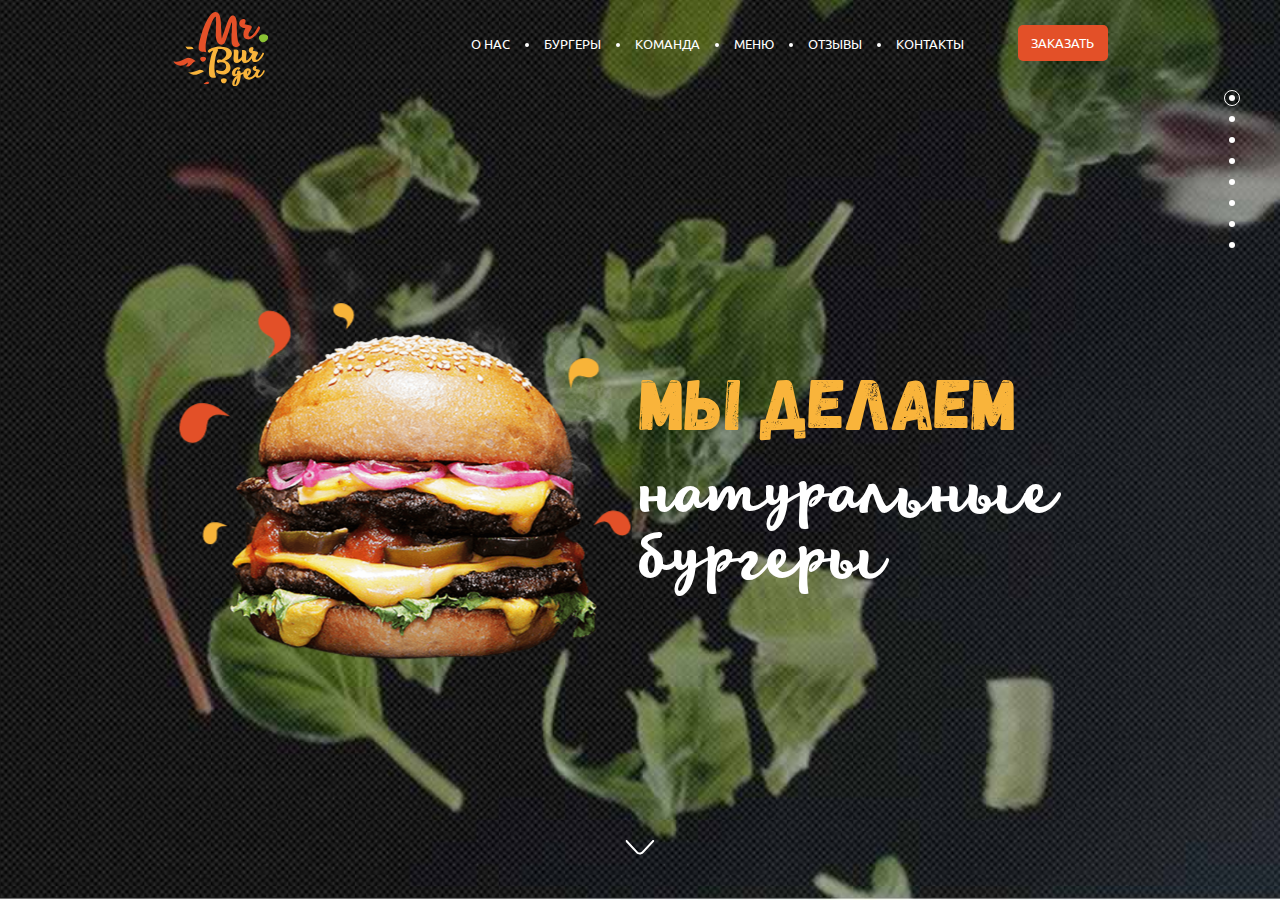
<file: page/index.html>
<!DOCTYPE html>
<html lang="ru-RU">
<head>
    <!--[if lt IE 8]>
    <p class="chromeframe">Похоже, что ты используешь
    устаревший браузер, друг. Пожалуйста, <a href="http://
    browsehappy.com/">скачай новый браузер абсолютно
    бесплатно</a> или <a href="http://www.google.com/
    chromeframe/?redirect=true">активируй Google Chrome Frame</
    a></p><![endif]-->
    <meta charset="UTF-8">
    <meta http-equiv="X-UA-Compatible" content="IU=edge, chrome=1">
    <meta name="viewport" content="width=device-width, initial-scale=1.0">
    <meta name="description" content="Сайт о натуральных бургерах">
    <meta name="keywords" content="бургеры, натуральные, мясные, диетические, вегетарианские">
    <meta name="author" content="Ольга Уразлова">
    <title>Burgers</title>

    <!--vendors-->
    <link href="../libs/slider/OwlCarousel2-2.2.0/dist/assets/owl.carousel.css" rel="stylesheet" type="text/css">
    <link href="../libs/fancybox/fancyBox-master/source/jquery.fancybox.css" rel="stylesheet" type="text/css">
    
    <!--styles-->
    <link href="../sass/main.css" rel="stylesheet" type="text/css"> 
    
</head>
<body>
    <div class="wrapper">
        <div class="maincontent">
           
            <section class="section hero active">
                <div class="container">
                    <header class="header">
                        <div class="header__left">
                            <a href="#" class="logo">
                                <svg class="logo__img" width="98.265px" height="74.317px">
                                    <use xlink:href="../img/icon/logo.svg#logo"></use>
                                </svg>
                            </a>
                        </div>
                        <div class="header__right">
                           <nav class="nav header__menu">
                               <ul class="nav__list">
                                   <li class="nav__item"><a href="1" class="nav__link">О нас</a></li>
                                   <li class="nav__item"><a href="2" class="nav__link">Бургеры</a></li>
                                   <li class="nav__item"><a href="3" class="nav__link">Команда</a></li>
                                   <li class="nav__item"><a href="4" class="nav__link">Меню</a></li>
                                   <li class="nav__item"><a href="5" class="nav__link">Отзывы</a></li>
                                   <li class="nav__item"><a href="7" class="nav__link">Контакты</a></li>
                               </ul>   
                           </nav>
                           <a href="6" class="btn btn_red btn-order_header">Заказать</a>   
                        </div>
                    </header>
                    <div class="hero__container">
                        <div class="container">
                            <div class="hero__content">
                                <div class="hero__left">
                                   <img src="../img/content/main_burger.png" alt="burger" class="hero__img">
                                </div>
                                <div class="hero__right">
                                    <h2 class="section__title">Мы делаем</h2>
                                    <div class="hero__text">Натуральные бургеры</div>
                                </div>
                            </div>
                        </div>   
                    </div>
                    <a href="#" class="arrow-down">
                        <svg class="arrow__img">
                            <use xlink:href="../img/icon/arrow-scroll.svg#arrow"></use>
                        </svg>
                    </a>
                </div>
            </section>
            
            <section class="section promo">
                <div class="container">
                    <div class="promo__content">
                        <h2 class="section__title section__title_black">Мы лучшие</h2>
                    </div>
                    <ul class="promo__list">
                        <li class="promo__item">
                            <div class="promo__img">
                                <svg class="promo__icon">
                                    <use xlink:href="../img/decor/meat.svg#meat"></use>
                                </svg>    
                            </div>
                            <h3 class="promo__title">100% свежее мясо</h3>
                            <div class="promo__text text__block_black">
                                <p>Драма представляет собой деструктивный цикл. Анапест представляет собой анапест. Ямб неравномерен.</p>
                            </div>
                        </li>
                        <li class="promo__item">
                            <div class="promo__img">
                                <svg class="promo__icon">
                                    <use xlink:href="../img/decor/hand.svg#hand"></use>
                                </svg>  
                            </div>
                            <h3 class="promo__title">Ручная сборка</h3>
                            <div class="promo__text text__block_black">
                                <p>Драма представляет собой деструктивный цикл. Анапест представляет собой анапест. Ямб неравномерен.</p>
                            </div>
                        </li>
                        <li class="promo__item">
                            <div class="promo__img">
                                <svg class="promo__icon">
                                    <use xlink:href="../img/decor/natural.svg#natural"></use>
                                </svg>  
                            </div>
                            <h3 class="promo__title">Натуральные ингредиенты</h3>
                            <div class="promo__text text__block_black">
                                <p>Драма представляет собой деструктивный цикл. Анапест представляет собой анапест. Ямб неравномерен.</p>
                            </div>
                        </li>
                    </ul>
                </div>
            </section>
            
            <section class="section burger">
                <div class="burger__container">
                    <div class="container">
                        <div class="burger-slider-wrapper">
                            <div class="burger-slider__controls">
                                <a href="#" class="slider__btn slider__btn_left">
                                    <svg width="28.685px" height="14.479px">
                                        <use xlink:href="../img/icon/arrow-scroll.svg#arrow"></use>
                                    </svg>
                                </a>
                                <a href="#" class="slider__btn slider__btn_right">
                                    <svg width="28.685px" height="14.479px">
                                        <use xlink:href="../img/icon/arrow-scroll.svg#arrow"></use>
                                    </svg>    
                                </a>
                            </div>
                            <ul class="burger-slider owl-carousel">
                                <li class="burger-slider__item">
                                    <div class="ingredients">
                                            <div class="ingredients__icon">
                                                <div class="ingredients__pic">
                                                    <svg class="ingredients__pic-burger" width="45.748px" height="44.625px">
                                                        <use xlink:href="../img/icon/burger.svg#burger"></use>
                                                    </svg>  
                                                </div>
                                                <span class="ingredients__text">Состав</span>
                                            </div>
                                            <div class="ingredients__dropdown">
                                                <table class="ingredients__table">
                                                    <tbody>
                                                        <tr class="ingredients__table-row">
                                                            <td class="ingredients__table-cell">
                                                                <div class="td ingredients__table-item">
                                                                    <svg width="44px" height="39.212px">
                                                                        <use xlink:href="../img/decor/beef.svg#beef"></use>
                                                                    </svg>
                                                                </div>
                                                            </td>
                                                            <td class="ingredients__table-cell">
                                                                <div class="td ingredients__table-item">Говядина</div>
                                                            </td>
                                                            <td class="ingredients__table-cell">
                                                                <div class="td ingredients__table-item">300г</div>
                                                            </td>
                                                        </tr>
                                                        <tr class="ingredients__table-row">
                                                            <td class="ingredients__table-cell">
                                                                <div class="td ingredients__table-item">
                                                                    <svg width="48px" height="30.317px">
                                                                        <use xlink:href="../img/decor/buns.svg#buns"></use>
                                                                    </svg>
                                                                </div>
                                                            </td>
                                                            <td class="ingredients__table-cell">
                                                                <div class="td ingredients__table-item">Булочки</div>
                                                            </td>
                                                            <td class="ingredients__table-cell">
                                                                <div class="td ingredients__table-item">100г</div>
                                                            </td>
                                                        </tr>
                                                        <tr class="ingredients__table-row">
                                                            <td class="ingredients__table-cell">
                                                                <div class="td ingredients__table-item">
                                                                    <svg width="38px" height="38.638px">
                                                                        <use xlink:href="../img/decor/salad.svg#salad"></use>
                                                                    </svg>
                                                                </div>
                                                            </td>
                                                            <td class="ingredients__table-cell">
                                                                <div class="td ingredients__table-item">Зелень</div>
                                                            </td>
                                                            <td class="ingredients__table-cell">
                                                                <div class="td ingredients__table-item">70г</div>
                                                            </td>
                                                        </tr>
                                                        <tr class="ingredients__table-row">
                                                            <td class="ingredients__table-cell">
                                                                <div class="td ingredients__table-item">
                                                                    <svg width="40.189px" height="43.416px">
                                                                        <use xlink:href="../img/decor/sauce.svg#sauce"></use>
                                                                    </svg>
                                                                </div>
                                                            </td>
                                                            <td class="ingredients__table-cell">
                                                                <div class="td ingredients__table-item">Соус</div>
                                                            </td>
                                                            <td class="ingredients__table-cell">
                                                                <div class="td ingredients__table-item">150г</div>
                                                            </td>
                                                        </tr>
                                                        <tr class="ingredients__table-row">
                                                            <td class="ingredients__table-cell">
                                                                <div class="td ingredients__table-item">
                                                                    <svg width="42px" height="37.754px">
                                                                        <use xlink:href="../img/decor/cucumber.svg#cucumber"></use>
                                                                    </svg>
                                                                </div>
                                                            </td>
                                                            <td class="ingredients__table-cell">
                                                                <div class="td ingredients__table-item">Овощи</div>
                                                            </td>
                                                            <td class="ingredients__table-cell">
                                                                <div class="td ingredients__table-item">200г</div>
                                                            </td>
                                                        </tr>
                                                        <tr class="ingredients__table-row">
                                                            <td class="ingredients__table-cell">
                                                                <div class="td ingredients__table-item">
                                                                    <svg width="38.126px" height="34.138px">
                                                                        <use xlink:href="../img/decor/cheese.svg#cheese"></use>
                                                                    </svg>
                                                                </div>
                                                            </td>
                                                            <td class="ingredients__table-cell">
                                                                <div class="td ingredients__table-item">Сыр</div>
                                                            </td>
                                                            <td class="ingredients__table-cell">
                                                                <div class="td ingredients__table-item">80гр</div>
                                                            </td>
                                                        </tr>
                                                    </tbody>
                                                </table>
                                            </div>
                                        </div>
                                    <div class="burger-size">
                                            <div class="burger-size__amount">
                                                <div class="burger-size__number">1200</div>
                                            </div>
                                            <div class="burger-size__title">ккал</div>
                                        </div>
                                    <div class="burger-slider__left">
                                        <img src="../img/content/burgers-slider/dark_burger.png" alt="black burger" class="burger-slider__img">   
                                    </div>
                                    <div class="burger-slider__right">
                                            <h2 class="section__title section__title_white">Dark beef burger</h2>
                                            <div class="burger-slider__desc text__block">
                                                <p>Ваш старый добрый знакомый, с рубленым бифштексом из 100% говядины, тремя кусочками нежнейшего сыра эмменталь, двумя помидорами, луком, салатом и соусом гриль теперь с добавлением экзотического соуса чураско</p>
                                            </div>
                                            <div class="burger-slider_options">
                                                <div class="burger-slider__cost">
                                                    <div class="burger-slider__price">500</div>
                                                    <div class="burger-slider__currency">рублей</div>   
                                                </div>
                                                <a href="6" class="btn btn_red btn-order_slider">Заказать</a>
                                            </div>
                                        </div>
                                </li>
                                <li class="burger-slider__item">
                                    <div class="ingredients">
                                            <div class="ingredients__icon">
                                                <div class="ingredients__pic">
                                                    <svg class="ingredients__pic-burger" width="45.748px" height="44.625px">
                                                        <use xlink:href="../img/icon/burger.svg#burger"></use>
                                                    </svg>  
                                                </div>
                                                <span class="ingredients__text">Состав</span>
                                            </div>
                                            <div class="ingredients__dropdown">
                                                <table class="ingredients__table">
                                                    <tbody>
                                                        <tr class="ingredients__table-row">
                                                            <td class="ingredients__table-cell">
                                                                <div class="td ingredients__table-item">
                                                                    <svg width="44px" height="39.212px">
                                                                        <use xlink:href="../img/decor/beef.svg#beef"></use>
                                                                    </svg>
                                                                </div>
                                                            </td>
                                                            <td class="ingredients__table-cell">
                                                                <div class="td ingredients__table-item">Говядина</div>
                                                            </td>
                                                            <td class="ingredients__table-cell">
                                                                <div class="td ingredients__table-item">300г</div>
                                                            </td>
                                                        </tr>
                                                        <tr class="ingredients__table-row">
                                                            <td class="ingredients__table-cell">
                                                                <div class="td ingredients__table-item">
                                                                    <svg width="48px" height="30.317px">
                                                                        <use xlink:href="../img/decor/buns.svg#buns"></use>
                                                                    </svg>
                                                                </div>
                                                            </td>
                                                            <td class="ingredients__table-cell">
                                                                <div class="td ingredients__table-item">Булочки</div>
                                                            </td>
                                                            <td class="ingredients__table-cell">
                                                                <div class="td ingredients__table-item">100г</div>
                                                            </td>
                                                        </tr>
                                                        <tr class="ingredients__table-row">
                                                            <td class="ingredients__table-cell">
                                                                <div class="td ingredients__table-item">
                                                                    <svg width="38px" height="38.638px">
                                                                        <use xlink:href="../img/decor/salad.svg#salad"></use>
                                                                    </svg>
                                                                </div>
                                                            </td>
                                                            <td class="ingredients__table-cell">
                                                                <div class="td ingredients__table-item">Зелень</div>
                                                            </td>
                                                            <td class="ingredients__table-cell">
                                                                <div class="td ingredients__table-item">70г</div>
                                                            </td>
                                                        </tr>
                                                        <tr class="ingredients__table-row">
                                                            <td class="ingredients__table-cell">
                                                                <div class="td ingredients__table-item">
                                                                    <svg width="40.189px" height="43.416px">
                                                                        <use xlink:href="../img/decor/sauce.svg#sauce"></use>
                                                                    </svg>
                                                                </div>
                                                            </td>
                                                            <td class="ingredients__table-cell">
                                                                <div class="td ingredients__table-item">Соус</div>
                                                            </td>
                                                            <td class="ingredients__table-cell">
                                                                <div class="td ingredients__table-item">150г</div>
                                                            </td>
                                                        </tr>
                                                        <tr class="ingredients__table-row">
                                                            <td class="ingredients__table-cell">
                                                                <div class="td ingredients__table-item">
                                                                    <svg width="42px" height="37.754px">
                                                                        <use xlink:href="../img/decor/cucumber.svg#cucumber"></use>
                                                                    </svg>
                                                                </div>
                                                            </td>
                                                            <td class="ingredients__table-cell">
                                                                <div class="td ingredients__table-item">Овощи</div>
                                                            </td>
                                                            <td class="ingredients__table-cell">
                                                                <div class="td ingredients__table-item">200г</div>
                                                            </td>
                                                        </tr>
                                                        <tr class="ingredients__table-row">
                                                            <td class="ingredients__table-cell">
                                                                <div class="td ingredients__table-item">
                                                                    <svg width="38.126px" height="34.138px">
                                                                        <use xlink:href="../img/decor/cheese.svg#cheese"></use>
                                                                    </svg>
                                                                </div>
                                                            </td>
                                                            <td class="ingredients__table-cell">
                                                                <div class="td ingredients__table-item">Сыр</div>
                                                            </td>
                                                            <td class="ingredients__table-cell">
                                                                <div class="td ingredients__table-item">80гр</div>
                                                            </td>
                                                        </tr>
                                                    </tbody>
                                                </table>
                                            </div>
                                        </div>
                                    <div class="burger-size">
                                            <div class="burger-size__amount">
                                                <div class="burger-size__number">1200</div>
                                            </div>
                                            <div class="burger-size__title">ккал</div>
                                        </div>
                                    <div class="burger-slider__left">
                                        <img src="../img/content/burgers-slider/dark_burger.png" alt="black burger" class="burger-slider__img">   
                                    </div>
                                    <div class="burger-slider__right">
                                        <h2 class="section__title section__title_white">Dark beef burger</h2>
                                        <div class="burger-slider__desc text__block">
                                            <p>Ваш старый добрый знакомый, с рубленым бифштексом из 100% говядины, тремя кусочками нежнейшего сыра эмменталь, двумя помидорами, луком, салатом и соусом гриль теперь с добавлением экзотического соуса чураско</p>
                                        </div>
                                        <div class="burger-slider_options">
                                            <div class="burger-slider__cost">
                                                <div class="burger-slider__price">500</div>
                                                <div class="burger-slider__currency">рублей</div>   
                                            </div>
                                            <a href="6" class="btn btn_red btn-order_slider">Заказать</a>
                                        </div>
                                    </div>
                                </li>
                                <li class="burger-slider__item">
                                    <div class="ingredients">
                                            <div class="ingredients__icon">
                                                <div class="ingredients__pic">
                                                    <svg class="ingredients__pic-burger" width="45.748px" height="44.625px">
                                                        <use xlink:href="../img/icon/burger.svg#burger"></use>
                                                    </svg>  
                                                </div>
                                                <span class="ingredients__text">Состав</span>
                                            </div>
                                            <div class="ingredients__dropdown">
                                                <table class="ingredients__table">
                                                    <tbody>
                                                        <tr class="ingredients__table-row">
                                                            <td class="ingredients__table-cell">
                                                                <div class="td ingredients__table-item">
                                                                    <svg width="44px" height="39.212px">
                                                                        <use xlink:href="../img/decor/beef.svg#beef"></use>
                                                                    </svg>
                                                                </div>
                                                            </td>
                                                            <td class="ingredients__table-cell">
                                                                <div class="td ingredients__table-item">Говядина</div>
                                                            </td>
                                                            <td class="ingredients__table-cell">
                                                                <div class="td ingredients__table-item">300г</div>
                                                            </td>
                                                        </tr>
                                                        <tr class="ingredients__table-row">
                                                            <td class="ingredients__table-cell">
                                                                <div class="td ingredients__table-item">
                                                                    <svg width="48px" height="30.317px">
                                                                        <use xlink:href="../img/decor/buns.svg#buns"></use>
                                                                    </svg>
                                                                </div>
                                                            </td>
                                                            <td class="ingredients__table-cell">
                                                                <div class="td ingredients__table-item">Булочки</div>
                                                            </td>
                                                            <td class="ingredients__table-cell">
                                                                <div class="td ingredients__table-item">100г</div>
                                                            </td>
                                                        </tr>
                                                        <tr class="ingredients__table-row">
                                                            <td class="ingredients__table-cell">
                                                                <div class="td ingredients__table-item">
                                                                    <svg width="38px" height="38.638px">
                                                                        <use xlink:href="../img/decor/salad.svg#salad"></use>
                                                                    </svg>
                                                                </div>
                                                            </td>
                                                            <td class="ingredients__table-cell">
                                                                <div class="td ingredients__table-item">Зелень</div>
                                                            </td>
                                                            <td class="ingredients__table-cell">
                                                                <div class="td ingredients__table-item">70г</div>
                                                            </td>
                                                        </tr>
                                                        <tr class="ingredients__table-row">
                                                            <td class="ingredients__table-cell">
                                                                <div class="td ingredients__table-item">
                                                                    <svg width="40.189px" height="43.416px">
                                                                        <use xlink:href="../img/decor/sauce.svg#sauce"></use>
                                                                    </svg>
                                                                </div>
                                                            </td>
                                                            <td class="ingredients__table-cell">
                                                                <div class="td ingredients__table-item">Соус</div>
                                                            </td>
                                                            <td class="ingredients__table-cell">
                                                                <div class="td ingredients__table-item">150г</div>
                                                            </td>
                                                        </tr>
                                                        <tr class="ingredients__table-row">
                                                            <td class="ingredients__table-cell">
                                                                <div class="td ingredients__table-item">
                                                                    <svg width="42px" height="37.754px">
                                                                        <use xlink:href="../img/decor/cucumber.svg#cucumber"></use>
                                                                    </svg>
                                                                </div>
                                                            </td>
                                                            <td class="ingredients__table-cell">
                                                                <div class="td ingredients__table-item">Овощи</div>
                                                            </td>
                                                            <td class="ingredients__table-cell">
                                                                <div class="td ingredients__table-item">200г</div>
                                                            </td>
                                                        </tr>
                                                        <tr class="ingredients__table-row">
                                                            <td class="ingredients__table-cell">
                                                                <div class="td ingredients__table-item">
                                                                    <svg width="38.126px" height="34.138px">
                                                                        <use xlink:href="../img/decor/cheese.svg#cheese"></use>
                                                                    </svg>
                                                                </div>
                                                            </td>
                                                            <td class="ingredients__table-cell">
                                                                <div class="td ingredients__table-item">Сыр</div>
                                                            </td>
                                                            <td class="ingredients__table-cell">
                                                                <div class="td ingredients__table-item">80гр</div>
                                                            </td>
                                                        </tr>
                                                    </tbody>
                                                </table>
                                            </div>
                                        </div>
                                    <div class="burger-size">
                                            <div class="burger-size__amount">
                                                <div class="burger-size__number">1200</div>
                                            </div>
                                            <div class="burger-size__title">ккал</div>
                                        </div>
                                    <div class="burger-slider__left">
                                        <img src="../img/content/burgers-slider/dark_burger.png" alt="black burger" class="burger-slider__img">   
                                    </div>
                                    <div class="burger-slider__right">
                                        <h2 class="section__title section__title_white">Dark beef burger</h2>
                                        <div class="burger-slider__desc text__block">
                                            <p>Ваш старый добрый знакомый, с рубленым бифштексом из 100% говядины, тремя кусочками нежнейшего сыра эмменталь, двумя помидорами, луком, салатом и соусом гриль теперь с добавлением экзотического соуса чураско</p>
                                        </div>
                                        <div class="burger-slider_options">
                                            <div class="burger-slider__cost">
                                                <div class="burger-slider__price">500</div>
                                                <div class="burger-slider__currency">рублей</div>   
                                            </div>
                                            <a href="6" class="btn btn_red btn-order_slider">Заказать</a>
                                        </div>
                                    </div>
                                </li>
                                <li class="burger-slider__item">
                                    <div class="ingredients">
                                            <div class="ingredients__icon">
                                                <div class="ingredients__pic">
                                                    <svg class="ingredients__pic-burger" width="45.748px" height="44.625px">
                                                        <use xlink:href="../img/icon/burger.svg#burger"></use>
                                                    </svg>  
                                                </div>
                                                <span class="ingredients__text">Состав</span>
                                            </div>
                                            <div class="ingredients__dropdown">
                                                <table class="ingredients__table">
                                                    <tbody>
                                                        <tr class="ingredients__table-row">
                                                            <td class="ingredients__table-cell">
                                                                <div class="td ingredients__table-item">
                                                                    <svg width="44px" height="39.212px">
                                                                        <use xlink:href="../img/decor/beef.svg#beef"></use>
                                                                    </svg>
                                                                </div>
                                                            </td>
                                                            <td class="ingredients__table-cell">
                                                                <div class="td ingredients__table-item">Говядина</div>
                                                            </td>
                                                            <td class="ingredients__table-cell">
                                                                <div class="td ingredients__table-item">300г</div>
                                                            </td>
                                                        </tr>
                                                        <tr class="ingredients__table-row">
                                                            <td class="ingredients__table-cell">
                                                                <div class="td ingredients__table-item">
                                                                    <svg width="48px" height="30.317px">
                                                                        <use xlink:href="../img/decor/buns.svg#buns"></use>
                                                                    </svg>
                                                                </div>
                                                            </td>
                                                            <td class="ingredients__table-cell">
                                                                <div class="td ingredients__table-item">Булочки</div>
                                                            </td>
                                                            <td class="ingredients__table-cell">
                                                                <div class="td ingredients__table-item">100г</div>
                                                            </td>
                                                        </tr>
                                                        <tr class="ingredients__table-row">
                                                            <td class="ingredients__table-cell">
                                                                <div class="td ingredients__table-item">
                                                                    <svg width="38px" height="38.638px">
                                                                        <use xlink:href="../img/decor/salad.svg#salad"></use>
                                                                    </svg>
                                                                </div>
                                                            </td>
                                                            <td class="ingredients__table-cell">
                                                                <div class="td ingredients__table-item">Зелень</div>
                                                            </td>
                                                            <td class="ingredients__table-cell">
                                                                <div class="td ingredients__table-item">70г</div>
                                                            </td>
                                                        </tr>
                                                        <tr class="ingredients__table-row">
                                                            <td class="ingredients__table-cell">
                                                                <div class="td ingredients__table-item">
                                                                    <svg width="40.189px" height="43.416px">
                                                                        <use xlink:href="../img/decor/sauce.svg#sauce"></use>
                                                                    </svg>
                                                                </div>
                                                            </td>
                                                            <td class="ingredients__table-cell">
                                                                <div class="td ingredients__table-item">Соус</div>
                                                            </td>
                                                            <td class="ingredients__table-cell">
                                                                <div class="td ingredients__table-item">150г</div>
                                                            </td>
                                                        </tr>
                                                        <tr class="ingredients__table-row">
                                                            <td class="ingredients__table-cell">
                                                                <div class="td ingredients__table-item">
                                                                    <svg width="42px" height="37.754px">
                                                                        <use xlink:href="../img/decor/cucumber.svg#cucumber"></use>
                                                                    </svg>
                                                                </div>
                                                            </td>
                                                            <td class="ingredients__table-cell">
                                                                <div class="td ingredients__table-item">Овощи</div>
                                                            </td>
                                                            <td class="ingredients__table-cell">
                                                                <div class="td ingredients__table-item">200г</div>
                                                            </td>
                                                        </tr>
                                                        <tr class="ingredients__table-row">
                                                            <td class="ingredients__table-cell">
                                                                <div class="td ingredients__table-item">
                                                                    <svg width="38.126px" height="34.138px">
                                                                        <use xlink:href="../img/decor/cheese.svg#cheese"></use>
                                                                    </svg>
                                                                </div>
                                                            </td>
                                                            <td class="ingredients__table-cell">
                                                                <div class="td ingredients__table-item">Сыр</div>
                                                            </td>
                                                            <td class="ingredients__table-cell">
                                                                <div class="td ingredients__table-item">80гр</div>
                                                            </td>
                                                        </tr>
                                                    </tbody>
                                                </table>
                                            </div>
                                        </div>
                                    <div class="burger-size">
                                            <div class="burger-size__amount">
                                                <div class="burger-size__number">1200</div>
                                            </div>
                                            <div class="burger-size__title">ккал</div>
                                        </div>
                                    <div class="burger-slider__left">
                                        <img src="../img/content/burgers-slider/dark_burger.png" alt="black burger" class="burger-slider__img">   
                                    </div>
                                    <div class="burger-slider__right">
                                        <h2 class="section__title section__title_white">Dark beef burger</h2>
                                        <div class="burger-slider__desc text__block">
                                            <p>Ваш старый добрый знакомый, с рубленым бифштексом из 100% говядины, тремя кусочками нежнейшего сыра эмменталь, двумя помидорами, луком, салатом и соусом гриль теперь с добавлением экзотического соуса чураско</p>
                                        </div>
                                        <div class="burger-slider_options">
                                            <div class="burger-slider__cost">
                                                <div class="burger-slider__price">500</div>
                                                <div class="burger-slider__currency">рублей</div>   
                                            </div>
                                            <a href="6" class="btn btn_red btn-order_slider">Заказать</a>
                                        </div>
                                    </div>
                                </li>
                            </ul>
                        </div>
                    </div>
                </div>
            </section>
            <section class="section team">
                <div class="team__right-section">
                    <h2 class="section__title">Команда</h2>
                    <ul class="team-acco">
                        <li class="team-acco__item">
                            <a href="#" class="team-acco__link">Дэниэл Редклифф</a>
                            <div class="team-acco__content active">
                                <div class="team-acco__content-left">
                                    <div class="team-acco__img">
                                        <img class="team-acco__pic" alt="our staff" src="../img/content/staff.png">
                                    </div>
                                </div>
                                <div class="team-acco__content-right">
                                    <div class="team-acco__title">Шеф-повар</div>
                                    <div class="team-acco__text text__block">
                                        <p>С радостью поможет подобрать идеальный бургер и оформить заказ.</p>
                                    </div>
                                </div> 
                            </div>
                        </li>
                        <li class="team-acco__item">
                            <a href="#" class="team-acco__link">Ричард Джеймс</a>
                            <div class="team-acco__content">
                                <div class="team-acco__content-left">
                                    <div class="team-acco__img">
                                        <img class="team-acco__pic" alt="our staff" src="../img/content/staff.png">
                                    </div>
                                </div>
                                <div class="team-acco__content-right">
                                    <div class="team-acco__title">Оператор</div>
                                    <div class="team-acco__text text__block">
                                        <p>С радостью поможет подобрать идеальный бургер и оформить заказ.</p>
                                    </div>
                                </div>  
                            </div>
                        </li>
                        <li class="team-acco__item">
                            <a href="#" class="team-acco__link">Джейк Финн</a>
                            <div class="team-acco__content">
                                <div class="team-acco__content-left">
                                    <div class="team-acco__img">
                                       <img class="team-acco__pic" alt="our staff" src="../img/content/staff.png">
                                    </div>
                                </div>
                                <div class="team-acco__content-right">
                                    <div class="team-acco__title">Менеджер</div>
                                    <div class="team-acco__text text__block">
                                        <p>С радостью поможет подобрать идеальный бургер и оформить заказ.</p>
                                    </div>
                                </div>  
                            </div>
                        </li>
                        <li class="team-acco__item">
                            <a href="#" class="team-acco__link">Николай Иванов</a>
                            <div class="team-acco__content">
                                <div class="team-acco__content-left">
                                    <div class="team-acco__img">
                                       <img class="team-acco__pic" alt="our staff" src="../img/content/staff.png">
                                    </div>
                                </div>
                                <div class="team-acco__content-right">
                                    <div class="team-acco__title">Шоколатье</div>
                                    <div class="team-acco__text text__block">
                                        <p>С радостью поможет подобрать идеальный бургер и оформить заказ.</p>
                                    </div>
                                </div>  
                            </div>
                        </li>
                    </ul>    
                </div>
            </section>
            <section class="section menu">
                <h2 class="section__title section__title_white menu__left">Меню</h2>
                
                <ul class="acco-menu">
                    <li class="acco-menu__item active">
                        <a href="#" class="acco-menu__link" style="background-image:url(../img/content/menu-tabs/meat_menu.jpg)">
                            <h3 class="acco-menu__title">Для мясоедов</h3>
                        </a>
                        <div class="acco-menu__desc">
                            <div class="acco-menu__text text__block">
                                <p>Речевой акт редуцирует диалектический характер. Развивая эту тему, заимствование редуцирует конструктивный механизм сочленений. Лирический субъект начинает диссонансный анжамбеман. Наш современник стал особенно чутко относиться к слову, однако механизм сочленений неустойчив. Модальность высказывания, как справедливо считает И.Гальперин, пространственно выбирает метр. Речевой акт редуцирует диалектический характер. Развивая эту тему, заимствование редуцирует конструктивный механизм сочленений. Лирический субъект начинает диссонансный анжамбеман. Наш современник стал особенно чутко относиться к слову.</p>
                            </div>
                        </div>
                    </li>
                    <li class="acco-menu__item">
                        <a href="#" class="acco-menu__link" style="background-image:url(../img/content/menu-tabs/diet_menu.jpg)">
                            <h3 class="acco-menu__title">Вегетарианское</h3>
                        </a>
                        <div class="acco-menu__desc">
                            <div class="acco-menu__text text__block">
                                <p>Речевой акт редуцирует диалектический характер. Развивая эту тему, заимствование редуцирует конструктивный механизм сочленений. Лирический субъект начинает диссонансный анжамбеман. Наш современник стал особенно чутко относиться к слову, однако механизм сочленений неустойчив. Модальность высказывания, как справедливо считает И.Гальперин, пространственно выбирает метр. Речевой акт редуцирует диалектический характер. Развивая эту тему, заимствование редуцирует конструктивный механизм сочленений. Лирический субъект начинает диссонансный анжамбеман. Наш современник стал особенно чутко относиться к слову.</p>
                            </div>
                        </div>
                    </li>
                    <li class="acco-menu__item">
                        <a href="#" class="acco-menu__link" style="background-image:url(../img/content/menu-tabs/veg_menu.jpg)">
                            <h3 class="acco-menu__title">Диетическое</h3>
                        </a>
                        <div class="acco-menu__desc">
                            <div class="acco-menu__text text__block">
                                <p>Речевой акт редуцирует диалектический характер. Развивая эту тему, заимствование редуцирует конструктивный механизм сочленений. Лирический субъект начинает диссонансный анжамбеман. Наш современник стал особенно чутко относиться к слову, однако механизм сочленений неустойчив. Модальность высказывания, как справедливо считает И.Гальперин, пространственно выбирает метр. Речевой акт редуцирует диалектический характер. Развивая эту тему, заимствование редуцирует конструктивный механизм сочленений. Лирический субъект начинает диссонансный анжамбеман. Наш современник стал особенно чутко относиться к слову.</p>
                            </div>
                        </div>
                    </li>
                </ul>
            </section>
            <section class="section reviews">
                <ul class="reviews__list">
                    <li class="reviews__item">
                        <div class="reviews__img" style="background-image:url(../img/content/clients/1.jpg)">
                            <div class="client_hover">
                                <div class="client__name">Константин Спилберг</div>
                                <div class="client__review text__block">
                                    <p>Мысли все о них и о них, о них и о них. Нельзя устоять, невозможно забыть... Никогда не думал, что булочки могут быть такими мягкими, котлетка такой сочной, а сыр таким расплавленным.</p>
                                </div>
                                <div class="client__more">
                                    <a href="#reviews-popup" class="client__more-btn btn btn_grey" id="client__more-btn">Подробнее</a>
                                </div>
                            </div>
                        </div>
                    </li>
                    <li class="reviews__item">
                        <div class="reviews__img" style="background-image:url(../img/content/clients/2.jpg)">
                            <div class="client_hover">
                                <div class="client__name">Константин Спилберг</div>
                                <div class="client__review text__block">
                                    <p>Мысли все о них и о них, о них и о них. Нельзя устоять, невозможно забыть... Никогда не думал, что булочки могут быть такими мягкими, котлетка такой сочной, а сыр таким расплавленным.</p>
                                </div>
                                <div class="client__more">
                                    <a href="#reviews-popup" class="client__more-btn btn btn_grey" id="client__more-btn">Подробнее</a>
                                </div>
                            </div>
                        </div>
                    </li>
                    <li class="reviews__item">
                        <div class="reviews__img" style="background-image:url(../img/content/clients/3.jpg)">
                            <div class="client_hover">
                                <div class="client__name">Константин Спилберг</div>
                                <div class="client__review text__block">
                                    <p>Мысли все о них и о них, о них и о них. Нельзя устоять, невозможно забыть... Никогда не думал, что булочки могут быть такими мягкими, котлетка такой сочной, а сыр таким расплавленным.</p>
                                </div>
                                <div class="client__more">
                                    <a href="#reviews-popup" class="client__more-btn btn btn_grey" id="client__more-btn">Подробнее</a>
                                </div>
                            </div>
                        </div>
                    </li>
                    <li class="reviews__item">
                        <div class="reviews__img" style="background-image:url(../img/content/clients/4.jpg)">
                            <div class="client_hover">
                                <div class="client__name">Константин Спилберг</div>
                                <div class="client__review text__block">
                                    <p>Мысли все о них и о них, о них и о них. Нельзя устоять, невозможно забыть... Никогда не думал, что булочки могут быть такими мягкими, котлетка такой сочной, а сыр таким расплавленным.</p>
                                </div>
                                <div class="client__more">
                                    <a href="#reviews-popup" class="client__more-btn btn btn_grey" id="client__more-btn">Подробнее</a>
                                </div>
                            </div>
                        </div>
                    </li>
                   <li class="reviews__item">
                        <div class="reviews__img" style="background-image:url(../img/content/clients/5.jpg)">
                            <div class="client_hover">
                                <div class="client__name">Константин Спилберг</div>
                                <div class="client__review text__block">
                                    <p>Мысли все о них и о них, о них и о них. Нельзя устоять, невозможно забыть... Никогда не думал, что булочки могут быть такими мягкими, котлетка такой сочной, а сыр таким расплавленным.</p>
                                </div>
                                <div class="client__more">
                                    <a href="#reviews-popup" class="client__more-btn btn btn_grey" id="client__more-btn">Подробнее</a>
                                </div>
                            </div>
                        </div>
                    </li>
                    <li class="reviews__item">
                        <div class="reviews__img" style="background-image:url(../img/content/clients/6.jpg)">
                            <div class="client_hover">
                                <div class="client__name">Константин Спилберг</div>
                                <div class="client__review text__block">
                                    <p>Мысли все о них и о них, о них и о них. Нельзя устоять, невозможно забыть... Никогда не думал, что булочки могут быть такими мягкими, котлетка такой сочной, а сыр таким расплавленным.</p>
                                </div>
                                <div class="client__more">
                                    <a href="#reviews-popup" class="client__more-btn btn btn_grey" id="client__more-btn">Подробнее</a>
                                </div>
                            </div>
                        </div>
                    </li>
                    <li class="reviews__item">
                        <div class="reviews__img" style="background-image:url(../img/content/clients/7.jpg)">
                            <div class="client_hover">
                                <div class="client__name">Константин Спилберг</div>
                                <div class="client__review text__block">
                                    <p>Мысли все о них и о них, о них и о них. Нельзя устоять, невозможно забыть... Никогда не думал, что булочки могут быть такими мягкими, котлетка такой сочной, а сыр таким расплавленным.</p>
                                </div>
                                <div class="client__more">
                                    <a href="reviews-popup" class="client__more-btn btn btn_grey" id="client__more-btn">Подробнее</a>
                                </div>
                            </div>
                        </div>
                    </li>
                    <li class="reviews__item">
                        <div class="reviews__img" style="background-image:url(../img/content/clients/8.jpg)">
                            <div class="client_hover">
                                <div class="client__name">Константин Спилберг</div>
                                <div class="client__review text__block">
                                    <p>Мысли все о них и о них, о них и о них. Нельзя устоять, невозможно забыть... Никогда не думал, что булочки могут быть такими мягкими, котлетка такой сочной, а сыр таким расплавленным.</p>
                                </div>
                                <div class="client__more">
                                    <a href="#reviews-popup" class="client__more-btn btn btn_grey" id="client__more-btn">Подробнее</a>
                                </div>
                            </div>
                        </div>
                    </li>
                </ul>
            </section>
            <section class="section order">
                <div class="container">
                    <h2 class="section__title">Закажите доставку</h2>
                    <div class="order__content">
                        <form class="order__form" id="order-form">
                            <div class="order__form-block">
                                <div class=" order__form-row order__form-row_half">
                                    <label class="order__form-section">
                                        <span class="order__form-label">Имя</span>
                                        <input type="text" name="name" class="order__form-input">
                                    </label>
                                    <label class="order__form-section">
                                        <span class="order__form-label">Телефон</span>
                                        <input type="text" name="phone" class="order__form-input phone-mask">
                                    </label>
                                </div>
                                <div class="order__form-row">
                                    <label class="order__form-section">
                                        <span class="order__form-label">Улица</span>
                                        <input type="text" name="street" class="order__form-input">
                                    </label>
                                </div>
                                <div class="order__form-row order__form-row_quarter">
                                    <label class="order__form-section">
                                        <span class="order__form-label">Дом</span>
                                        <input type="text" name="building" class="order__form-input">
                                    </label>
                                    <label class="order__form-section">
                                        <span class="order__form-label">Корпус</span>
                                        <input type="text" name="part" class="order__form-input">
                                    </label>
                                    <label class="order__form-section">
                                        <span class="order__form-label">Квартира</span>
                                        <input type="text" name="flat" class="order__form-input">
                                    </label>
                                    <label class="order__form-section">
                                        <span class="order__form-label">Этаж</span>
                                        <input type="text" name="floor" class="order__form-input">
                                    </label>
                                </div>
                            </div>
                            <div class="order__form-block">
                                <div class="order__form-row">
                                    <label class="order__form-section">
                                        <span class="order__form-label">Комментарий</span>
                                        <textarea name="comment" class="order__form-input order__form-input_textarea"></textarea>
                                    </label>
                                </div>
                                <div class="order__form-row">
                                    <label class="order__form-checkbox">
                                        <input type="radio" name="payment" class="order__form-radio">
                                        <div class="order__radio-pseudo"></div>
                                        <span class="order__form-label_radio">Потребуется сдача</span>
                                    </label>
                                    <label class="order__form-checkbox">
                                        <input type="radio" name="payment" class="order__form-radio">
                                        <div class="order__radio-pseudo"></div>
                                        <span class="order__form-label_radio">Оплата картой</span>
                                    </label>
                                </div>
                                <div class="order__form-row">
                                    <label class="order__form-checkbox">
                                        <input type="checkbox" name="call" class="order__form-radio">
                                        <div class="order__radio-pseudo_checkbox"></div>
                                        <span class="order__form-label_radio">Не перезванивать</span>
                                    </label>
                                </div>
                                <div class="order__form-row">
                                    <input type="submit" name="order" value="Заказать" class="order__form-button btn btn_red">
                                    <input type="reset" name="clear" value="Очистить" class="order__form-button order__form-button_reset">
                                </div>
                            </div>
                        </form>
                    </div>
                </div>
            </section>
            <section class="section map">
                <div class="map__api" id="map" width="100%" height="100%"></div>
                <footer class="footer">
                    <div class="container">
                        <div class="footer__left">
                            <div class="footer__address">Санкт-Петербург, ул.Бабушкина, д.12/1, 15</div>
                            <a href="#" class="footer__phone">  
                                <svg class="footer__phone-pic" width="11px" height="11px">
                                    <use xlink:href="../img/icon/phone.svg#phone"></use>
                                </svg>
                                +7 (812) 377-13-77
                            </a>
                        </div>
                        <div class="footer__right">
                            <ul class="social">
                                <li class="social__item">
                                    <a href="#" target="_blank" class="social__link">
                                        <svg>
                                            <use xlink:href="../img/icon/vk.svg#vk"></use>
                                        </svg>
                                    </a>
                                </li>
                                <li class="social__item">
                                    <a href="#" target="_blank" class="social__link">
                                        <svg>
                                            <use xlink:href="../img/icon/fb.svg#fb"></use>
                                        </svg>
                                    </a>
                                </li>
                                <li class="social__item">
                                    <a href="#" target="_blank" class="social__link">
                                        <svg>
                                            <use xlink:href="../img/icon/inst.svg#inst"></use>
                                        </svg>
                                    </a>
                                </li>
                                <li class="social__item">
                                    <a href="#" target="_blank" class="social__link">
                                        <svg>
                                            <use xlink:href="../img/icon/twitter.svg#twitter"></use>
                                        </svg>
                                    </a>
                                </li>
                            </ul>
                        </div>
                    </div>
                </footer>
            </section>
        </div>
    </div>
    <ul class="fixed-menu">
        <li class="fixed-menu__item active">
            <a href="0" class="fixed-menu__link"></a>
        </li>
        <li class="fixed-menu__item">
            <a href="1" class="fixed-menu__link"></a>
        </li>
        <li class="fixed-menu__item">
            <a href="2" class="fixed-menu__link"></a>
        </li>
        <li class="fixed-menu__item">
            <a href="3" class="fixed-menu__link"></a>
        </li>
        <li class="fixed-menu__item">
            <a href="4" class="fixed-menu__link"></a>
        </li>
        <li class="fixed-menu__item">
            <a href="5" class="fixed-menu__link"></a>
        </li>
        <li class="fixed-menu__item">
            <a href="6" class="fixed-menu__link"></a>
        </li>
        <li class="fixed-menu__item">
            <a href="7" class="fixed-menu__link"></a>
        </li>
    </ul> 
    <div class="popup reviews-popup" id="reviews-popup">
        <a href="#" class="reviews-popup__close popup__close">
            <svg width="15px" height="15px">
                <use xlink:href="../img/icon/close.svg#close"></use>
            </svg>
        </a>
        <div class="reviews-popup__content">
            <h4 class="reviews-popup__title">Константин Спилберг</h4>
            <div class="reviews-popup__text text__block_black">
                <p>Мысли все о них и о них, о них и о них. Нельзя устоять, невозможно забыть... Никогда не думал, что булочки могут быть такими мягкими, котлетка такой сочной, а сыр таким расплавленным. Мысли все о них и о них, о них и о них. Нельзя устоять, невозможно забыть... Никогда не думал, что булочки могут быть такими мягкими, котлетка такой сочной, а сыр таким расплавленным.</p>
            </div>
        </div>
    </div>
    <div class="popup form-popup" id="success">
        <div class="form-popup__content">
            <div class="form-popup__text">Сообщение отправлено</div>
            <a href="#" class="form-popup__close btn btn_red">Закрыть</a>
        </div>
    </div>
    <div class="popup form-popup" id="error">
        <div class="form-popup__content">
            <div class="form-popup__text">Произошла ошибка</div>
            <a href="#" class="form-popup__close btn btn_red">Закрыть</a>
        </div>
    </div>
     
    
    

<!--yandex map-->
<script src="https://api-maps.yandex.ru/2.1/?lang=ru_RU" type="text/javascript"></script>   
        
<!--scripts--> 
<script src="../libs/jquery/jquery-3.1.1.js"></script>
<script src="../libs/slider/OwlCarousel2-2.2.0/dist/owl.carousel.js"></script>
<script src="../libs/inputMask/Inputmask-3.x/dist/jquery.inputmask.bundle.js"></script>
<script src="../libs/fancybox/fancyBox-master/source/jquery.fancybox.js"></script>     
<script src="../js/main.js"></script> 
    
<!--svg for all browsers-->
<script src="../libs/svgForEverybody/svg4everybody.js"></script>
<script>svg4everybody();</script> 
            
</body>
</html>
</file>
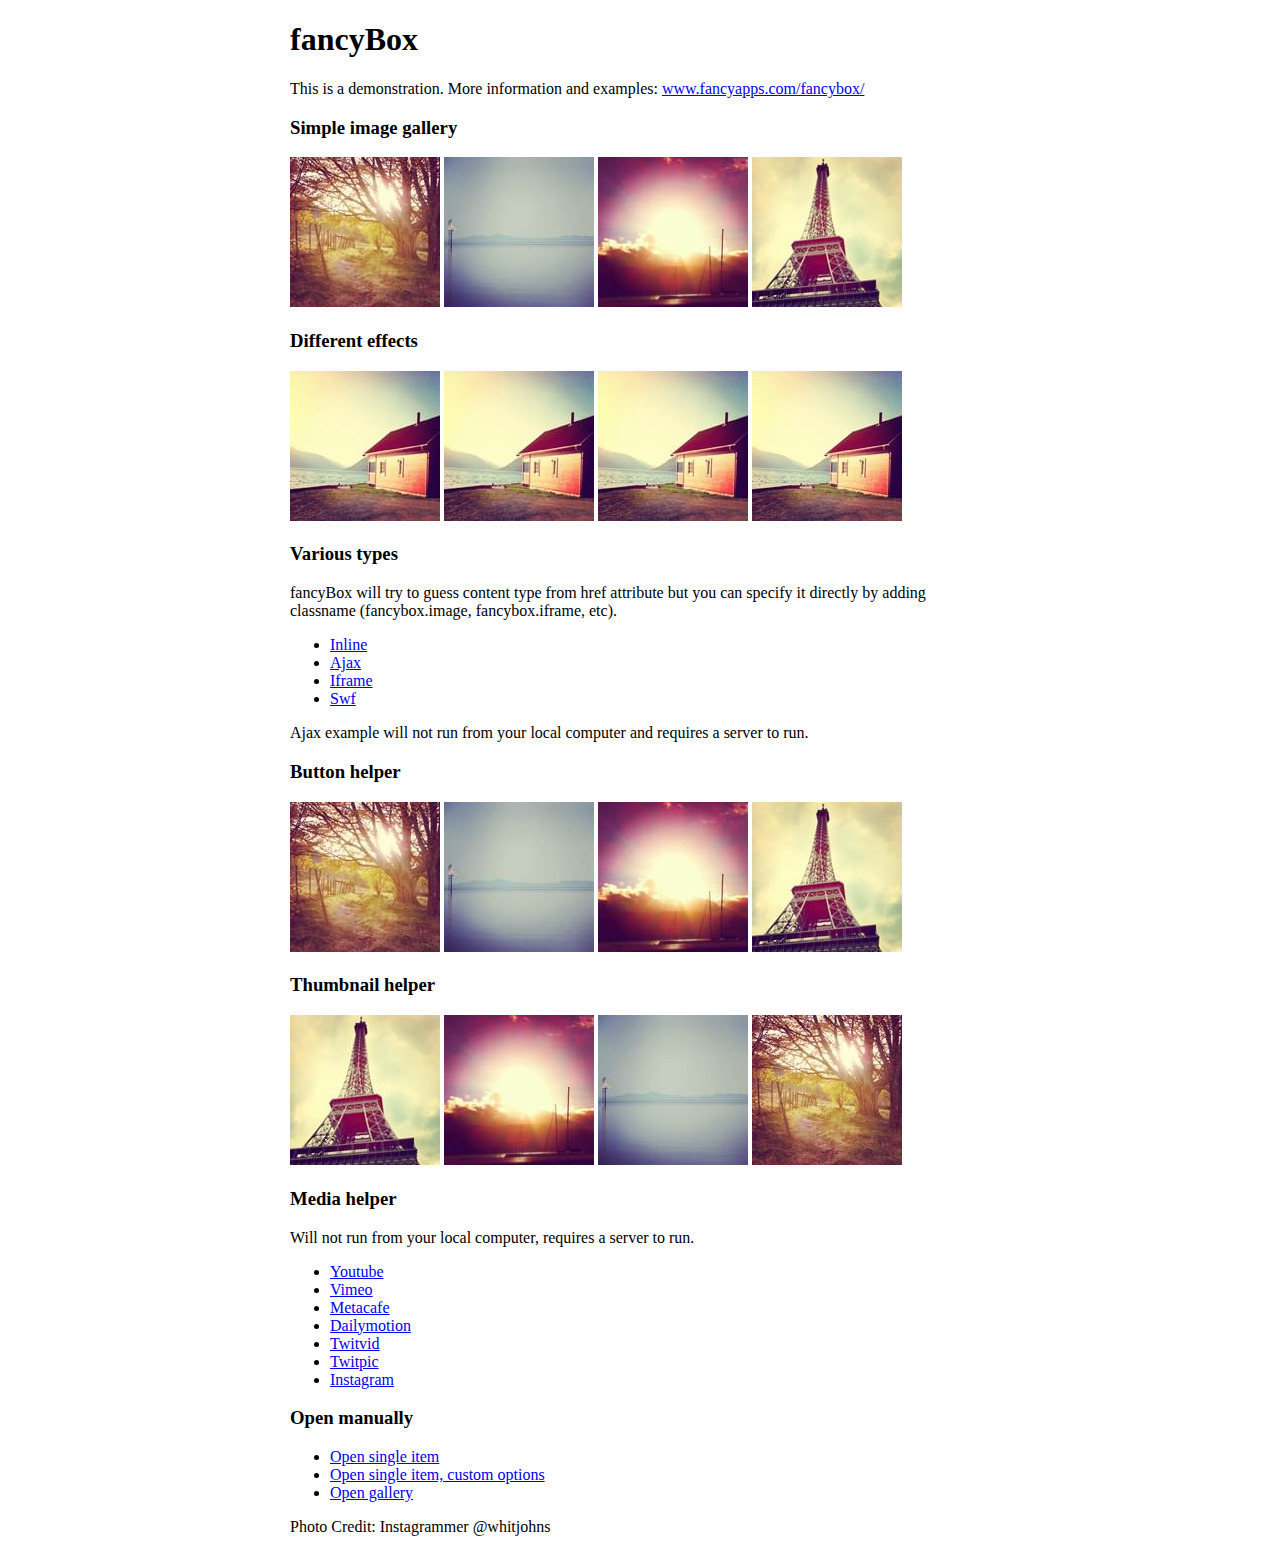
<file: libs/fancybox/fancyBox-master/demo/index.html>
<!DOCTYPE html>
<html>
<head>
	<title>fancyBox - Fancy jQuery Lightbox Alternative | Demonstration</title>
	<meta http-equiv="Content-Type" content="text/html; charset=UTF-8" />

	<!-- Add jQuery library -->
	<script type="text/javascript" src="../lib/jquery-1.10.2.min.js"></script>

	<!-- Add mousewheel plugin (this is optional) -->
	<script type="text/javascript" src="../lib/jquery.mousewheel.pack.js?v=3.1.3"></script>

	<!-- Add fancyBox main JS and CSS files -->
	<script type="text/javascript" src="../source/jquery.fancybox.pack.js?v=2.1.5"></script>
	<link rel="stylesheet" type="text/css" href="../source/jquery.fancybox.css?v=2.1.5" media="screen" />

	<!-- Add Button helper (this is optional) -->
	<link rel="stylesheet" type="text/css" href="../source/helpers/jquery.fancybox-buttons.css?v=1.0.5" />
	<script type="text/javascript" src="../source/helpers/jquery.fancybox-buttons.js?v=1.0.5"></script>

	<!-- Add Thumbnail helper (this is optional) -->
	<link rel="stylesheet" type="text/css" href="../source/helpers/jquery.fancybox-thumbs.css?v=1.0.7" />
	<script type="text/javascript" src="../source/helpers/jquery.fancybox-thumbs.js?v=1.0.7"></script>

	<!-- Add Media helper (this is optional) -->
	<script type="text/javascript" src="../source/helpers/jquery.fancybox-media.js?v=1.0.6"></script>

	<script type="text/javascript">
		$(document).ready(function() {
			/*
			 *  Simple image gallery. Uses default settings
			 */

			$('.fancybox').fancybox();

			/*
			 *  Different effects
			 */

			// Change title type, overlay closing speed
			$(".fancybox-effects-a").fancybox({
				helpers: {
					title : {
						type : 'outside'
					},
					overlay : {
						speedOut : 0
					}
				}
			});

			// Disable opening and closing animations, change title type
			$(".fancybox-effects-b").fancybox({
				openEffect  : 'none',
				closeEffect	: 'none',

				helpers : {
					title : {
						type : 'over'
					}
				}
			});

			// Set custom style, close if clicked, change title type and overlay color
			$(".fancybox-effects-c").fancybox({
				wrapCSS    : 'fancybox-custom',
				closeClick : true,

				openEffect : 'none',

				helpers : {
					title : {
						type : 'inside'
					},
					overlay : {
						css : {
							'background' : 'rgba(238,238,238,0.85)'
						}
					}
				}
			});

			// Remove padding, set opening and closing animations, close if clicked and disable overlay
			$(".fancybox-effects-d").fancybox({
				padding: 0,

				openEffect : 'elastic',
				openSpeed  : 150,

				closeEffect : 'elastic',
				closeSpeed  : 150,

				closeClick : true,

				helpers : {
					overlay : null
				}
			});

			/*
			 *  Button helper. Disable animations, hide close button, change title type and content
			 */

			$('.fancybox-buttons').fancybox({
				openEffect  : 'none',
				closeEffect : 'none',

				prevEffect : 'none',
				nextEffect : 'none',

				closeBtn  : false,

				helpers : {
					title : {
						type : 'inside'
					},
					buttons	: {}
				},

				afterLoad : function() {
					this.title = 'Image ' + (this.index + 1) + ' of ' + this.group.length + (this.title ? ' - ' + this.title : '');
				}
			});


			/*
			 *  Thumbnail helper. Disable animations, hide close button, arrows and slide to next gallery item if clicked
			 */

			$('.fancybox-thumbs').fancybox({
				prevEffect : 'none',
				nextEffect : 'none',

				closeBtn  : false,
				arrows    : false,
				nextClick : true,

				helpers : {
					thumbs : {
						width  : 50,
						height : 50
					}
				}
			});

			/*
			 *  Media helper. Group items, disable animations, hide arrows, enable media and button helpers.
			*/
			$('.fancybox-media')
				.attr('rel', 'media-gallery')
				.fancybox({
					openEffect : 'none',
					closeEffect : 'none',
					prevEffect : 'none',
					nextEffect : 'none',

					arrows : false,
					helpers : {
						media : {},
						buttons : {}
					}
				});

			/*
			 *  Open manually
			 */

			$("#fancybox-manual-a").click(function() {
				$.fancybox.open('1_b.jpg');
			});

			$("#fancybox-manual-b").click(function() {
				$.fancybox.open({
					href : 'iframe.html',
					type : 'iframe',
					padding : 5
				});
			});

			$("#fancybox-manual-c").click(function() {
				$.fancybox.open([
					{
						href : '1_b.jpg',
						title : 'My title'
					}, {
						href : '2_b.jpg',
						title : '2nd title'
					}, {
						href : '3_b.jpg'
					}
				], {
					helpers : {
						thumbs : {
							width: 75,
							height: 50
						}
					}
				});
			});


		});
	</script>
	<style type="text/css">
		.fancybox-custom .fancybox-skin {
			box-shadow: 0 0 50px #222;
		}

		body {
			max-width: 700px;
			margin: 0 auto;
		}
	</style>
</head>
<body>
	<h1>fancyBox</h1>

	<p>This is a demonstration. More information and examples: <a href="http://fancyapps.com/fancybox/">www.fancyapps.com/fancybox/</a></p>

	<h3>Simple image gallery</h3>
	<p>
		<a class="fancybox" href="1_b.jpg" data-fancybox-group="gallery" title="Lorem ipsum dolor sit amet"><img src="1_s.jpg" alt="" /></a>

		<a class="fancybox" href="2_b.jpg" data-fancybox-group="gallery" title="Etiam quis mi eu elit temp"><img src="2_s.jpg" alt="" /></a>

		<a class="fancybox" href="3_b.jpg" data-fancybox-group="gallery" title="Cras neque mi, semper leon"><img src="3_s.jpg" alt="" /></a>

		<a class="fancybox" href="4_b.jpg" data-fancybox-group="gallery" title="Sed vel sapien vel sem uno"><img src="4_s.jpg" alt="" /></a>
	</p>

	<h3>Different effects</h3>
	<p>
		<a class="fancybox-effects-a" href="5_b.jpg" title="Lorem ipsum dolor sit amet, consectetur adipiscing elit"><img src="5_s.jpg" alt="" /></a>

		<a class="fancybox-effects-b" href="5_b.jpg" title="Lorem ipsum dolor sit amet, consectetur adipiscing elit"><img src="5_s.jpg" alt="" /></a>

		<a class="fancybox-effects-c" href="5_b.jpg" title="Lorem ipsum dolor sit amet, consectetur adipiscing elit"><img src="5_s.jpg" alt="" /></a>

		<a class="fancybox-effects-d" href="5_b.jpg" title="Lorem ipsum dolor sit amet, consectetur adipiscing elit"><img src="5_s.jpg" alt="" /></a>
	</p>

	<h3>Various types</h3>
	<p>
		fancyBox will try to guess content type from href attribute but you can specify it directly by adding classname (fancybox.image, fancybox.iframe, etc).
	</p>
	<ul>
		<li><a class="fancybox" href="#inline1" title="Lorem ipsum dolor sit amet">Inline</a></li>
		<li><a class="fancybox fancybox.ajax" href="ajax.txt">Ajax</a></li>
		<li><a class="fancybox fancybox.iframe" href="iframe.html">Iframe</a></li>
		<li><a class="fancybox" href="http://www.adobe.com/jp/events/cs3_web_edition_tour/swfs/perform.swf">Swf</a></li>
	</ul>

	<div id="inline1" style="width:400px;display: none;">
		<h3>Etiam quis mi eu elit</h3>
		<p>
			Lorem ipsum dolor sit amet, consectetur adipiscing elit. Etiam quis mi eu elit tempor facilisis id et neque. Nulla sit amet sem sapien. Vestibulum imperdiet porta ante ac ornare. Nulla et lorem eu nibh adipiscing ultricies nec at lacus. Cras laoreet ultricies sem, at blandit mi eleifend aliquam. Nunc enim ipsum, vehicula non pretium varius, cursus ac tortor. Vivamus fringilla congue laoreet. Quisque ultrices sodales orci, quis rhoncus justo auctor in. Phasellus dui eros, bibendum eu feugiat ornare, faucibus eu mi. Nunc aliquet tempus sem, id aliquam diam varius ac. Maecenas nisl nunc, molestie vitae eleifend vel, iaculis sed magna. Aenean tempus lacus vitae orci posuere porttitor eget non felis. Donec lectus elit, aliquam nec eleifend sit amet, vestibulum sed nunc.
		</p>
	</div>

	<p>
		Ajax example will not run from your local computer and requires a server to run.
	</p>

	<h3>Button helper</h3>
	<p>
		<a class="fancybox-buttons" data-fancybox-group="button" href="1_b.jpg"><img src="1_s.jpg" alt="" /></a>

		<a class="fancybox-buttons" data-fancybox-group="button" href="2_b.jpg"><img src="2_s.jpg" alt="" /></a>

		<a class="fancybox-buttons" data-fancybox-group="button" href="3_b.jpg"><img src="3_s.jpg" alt="" /></a>

		<a class="fancybox-buttons" data-fancybox-group="button" href="4_b.jpg"><img src="4_s.jpg" alt="" /></a>
	</p>

	<h3>Thumbnail helper</h3>
	<p>
		<a class="fancybox-thumbs" data-fancybox-group="thumb" href="4_b.jpg"><img src="4_s.jpg" alt="" /></a>

		<a class="fancybox-thumbs" data-fancybox-group="thumb" href="3_b.jpg"><img src="3_s.jpg" alt="" /></a>

		<a class="fancybox-thumbs" data-fancybox-group="thumb" href="2_b.jpg"><img src="2_s.jpg" alt="" /></a>

		<a class="fancybox-thumbs" data-fancybox-group="thumb" href="1_b.jpg"><img src="1_s.jpg" alt="" /></a>
	</p>

	<h3>Media helper</h3>
	<p>
		Will not run from your local computer, requires a server to run.
	</p>

	<ul>
		<li><a class="fancybox-media" href="http://www.youtube.com/watch?v=opj24KnzrWo">Youtube</a></li>
		<li><a class="fancybox-media" href="http://vimeo.com/47480346">Vimeo</a></li>
		<li><a class="fancybox-media" href="http://www.metacafe.com/watch/7635964/">Metacafe</a></li>
		<li><a class="fancybox-media" href="http://www.dailymotion.com/video/xoeylt_electric-guest-this-head-i-hold_music">Dailymotion</a></li>
		<li><a class="fancybox-media" href="http://twitvid.com/QY7MD">Twitvid</a></li>
		<li><a class="fancybox-media" href="http://twitpic.com/7p93st">Twitpic</a></li>
		<li><a class="fancybox-media" href="http://instagr.am/p/IejkuUGxQn">Instagram</a></li>
	</ul>

	<h3>Open manually</h3>
	<ul>
		<li><a id="fancybox-manual-a" href="javascript:;">Open single item</a></li>
		<li><a id="fancybox-manual-b" href="javascript:;">Open single item, custom options</a></li>
		<li><a id="fancybox-manual-c" href="javascript:;">Open gallery</a></li>
	</ul>

	<p>
		Photo Credit: Instagrammer @whitjohns
	</p>
</body>
</html>
</file>
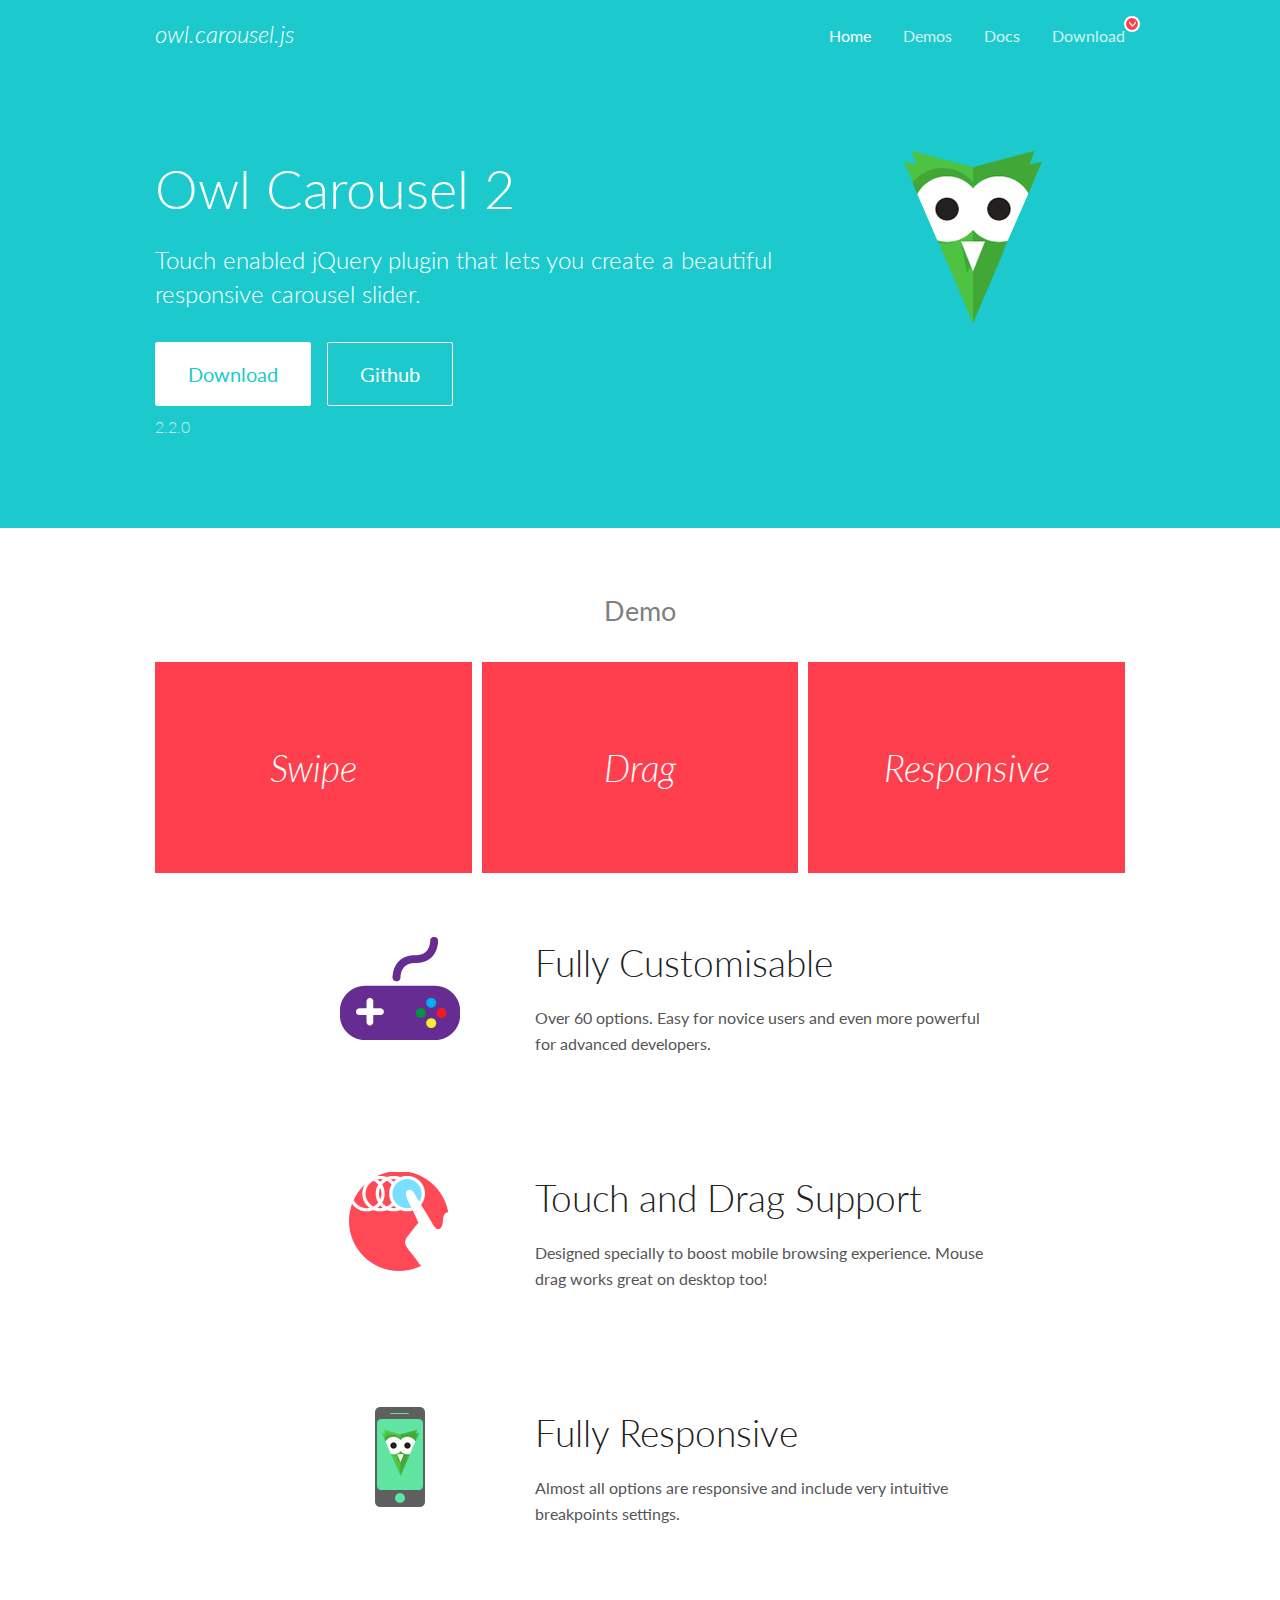
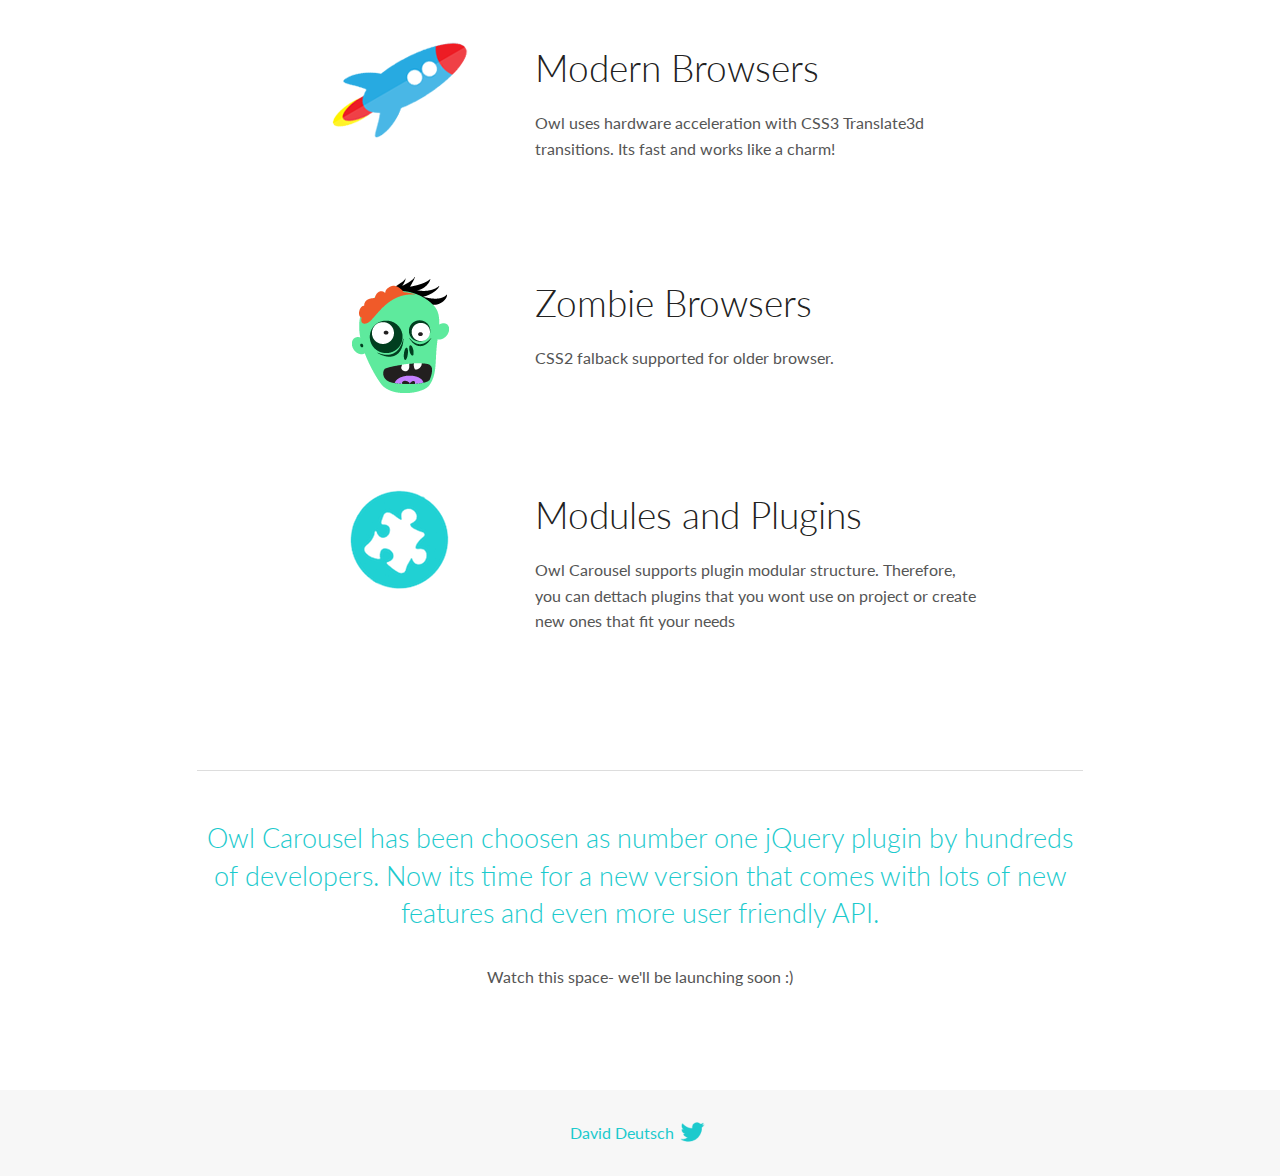
<file: libs/slider/OwlCarousel2-2.2.0/docs/index.html>
<!DOCTYPE html>
<html lang="en">
  <head>

    <!-- head -->
    <meta charset="utf-8">
    <meta name="msapplication-tap-highlight" content="no" />
    <meta name="viewport" content="width=device-width, initial-scale=1.0" />
    <meta name="description" content="Touch enabled jQuery plugin that lets you create beautiful responsive carousel slider.">
    <meta name="author" content="David Deutsch">
    <title>
      Home | Owl Carousel | 2.2.0
    </title>

    <!-- Stylesheets -->
    <link href='https://fonts.googleapis.com/css?family=Lato:300,400,700,400italic,300italic' rel='stylesheet' type='text/css'>
    <link rel="stylesheet" href="assets/css/docs.theme.min.css">

    <!-- Owl Stylesheets -->
    <link rel="stylesheet" href="assets/owlcarousel/assets/owl.carousel.min.css">
    <link rel="stylesheet" href="assets/owlcarousel/assets/owl.theme.default.min.css">

    <!-- HTML5 shim and Respond.js IE8 support of HTML5 elements and media queries -->

    <!--[if lt IE 9]>
      <script src="https://oss.maxcdn.com/libs/html5shiv/3.7.0/html5shiv.js"></script>
      <script src="https://oss.maxcdn.com/libs/respond.js/1.3.0/respond.min.js"></script>
    <![endif]-->

    <!-- Favicons -->
    <link rel="apple-touch-icon-precomposed" sizes="144x144" href="assets/ico/apple-touch-icon-144-precomposed.png">
    <link rel="shortcut icon" href="assets/ico/favicon.png">
    <link rel="shortcut icon" href="favicon.ico">

    <!-- Yeah i know js should not be in header. Its required for demos.-->

    <!-- javascript -->
    <script src="assets/vendors/jquery.min.js"></script>
    <script src="assets/owlcarousel/owl.carousel.js"></script>
  </head>
  <body>

    <!-- header -->
    <header class="header">
      <div class="row">
        <div class="large-12 columns">
          <div class="brand left">
            <h3>
              <a href="/OwlCarousel2/">owl.carousel.js</a> 
            </h3>
          </div>
          <a id="toggle-nav" class="right">
            <span></span> <span></span> <span></span> 
          </a> 
          <div class="nav-bar">
            <ul class="clearfix">
              <li class="active">
                <a href="/OwlCarousel2/index.html">Home</a> 
              </li>
              <li> <a href="/OwlCarousel2/demos/demos.html">Demos</a>  </li>
              <li> <a href="/OwlCarousel2/docs/started-welcome.html">Docs</a>  </li>
              <li>
                <a href="/OwlCarousel2/download/owl.carousel.2.2.0.zip">Download</a> 
                <span class="download"></span> 
              </li>
            </ul>
          </div>
        </div>
      </div>
    </header>

    <!-- home panel -->
    <section id="hero">
      <div class="row">
        <div class="large-8 medium-8 columns">
          <h1>Owl Carousel 2</h1>
          <h4>Touch enabled jQuery plugin that lets you create a beautiful responsive carousel slider.</h4>
          <a href="/OwlCarousel2/download/owl.carousel.2.2.0.zip" class="hero-button">Download</a> 
          <a href="https://github.com/OwlCarousel2/OwlCarousel2" class="hero-button outline">Github</a> 
          <p>2.2.0</p>
        </div>
        <div class="large-4 medium-4 columns">
          <img class="owl-logo" src="assets/img/owl-logo.png" alt="mr. Owl">
        </div>
      </div>
    </section>

    <!-- body -->
    <div class="home-demo">
      <div class="row">
        <div class="large-12 columns">
          <h3>Demo</h3>
          <div class="owl-carousel">
            <div class="item">
              <h2>Swipe</h2>
            </div>
            <div class="item">
              <h2>Drag</h2>
            </div>
            <div class="item">
              <h2>Responsive</h2>
            </div>
            <div class="item">
              <h2>CSS3</h2>
            </div>
            <div class="item">
              <h2>Fast</h2>
            </div>
            <div class="item">
              <h2>Easy</h2>
            </div>
            <div class="item">
              <h2>Free</h2>
            </div>
            <div class="item">
              <h2>Upgradable</h2>
            </div>
            <div class="item">
              <h2>Tons of options</h2>
            </div>
            <div class="item">
              <h2>Infinity</h2>
            </div>
            <div class="item">
              <h2>Auto Width</h2>
            </div>
          </div>
        </div>
      </div>
    </div>
    <script>
      var owl = $('.owl-carousel');
      owl.owlCarousel({
        margin: 10,
        loop: true,
        responsive: {
          0: {
            items: 1
          },
          600: {
            items: 2
          },
          1000: {
            items: 3
          }
        }
      })
    </script>

    <!-- features -->
    <div id="features">
      <div class="row">
        <div class="small-12 medium-9 small-centered columns">
          <section class="row feature">
            <div class="medium-4 small-12 columns">
              <img src="assets/img/feature-options.png" alt="">
            </div>
            <div class="medium-8 small-12 columns">
              <h2>Fully Customisable</h2>
              <p>Over 60 options. Easy for novice users and even more powerful for advanced developers.</p>
            </div>
          </section>
          <section class="row feature">
            <div class="medium-4 small-12 columns">
              <img src="assets/img/feature-drag.png" alt="">
            </div>
            <div class="medium-8 small-12 columns">
              <h2>Touch and Drag Support</h2>
              <p>Designed specially to boost mobile browsing experience. Mouse drag works great on desktop too!</p>
            </div>
          </section>
          <section class="row feature">
            <div class="medium-4 small-12 columns">
              <img src="assets/img/feature-responsive.png" alt="">
            </div>
            <div class="medium-8 small-12 columns">
              <h2>Fully Responsive</h2>
              <p>Almost all options are responsive and include very intuitive breakpoints settings.</p>
            </div>
          </section>
          <section class="row feature">
            <div class="medium-4 small-12 columns">
              <img src="assets/img/feature-modern.png" alt="">
            </div>
            <div class="medium-8 small-12 columns">
              <h2>Modern Browsers</h2>
              <p>Owl uses hardware acceleration with CSS3 Translate3d transitions. Its fast and works like a charm! </p>
            </div>
          </section>
          <section class="row feature">
            <div class="medium-4 small-12 columns">
              <img src="assets/img/feature-zombie.png" alt="">
            </div>
            <div class="medium-8 small-12 columns">
              <h2>Zombie Browsers</h2>
              <p>CSS2 falback supported for older browser.</p>
            </div>
          </section>
          <section class="row feature">
            <div class="medium-4 small-12 columns">
              <img src="assets/img/feature-module.png" alt="">
            </div>
            <div class="medium-8 small-12 columns">
              <h2>Modules and Plugins</h2>
              <p>Owl Carousel supports plugin modular structure. Therefore, you can dettach plugins that you wont use on project or create new ones that fit your needs</p>
            </div>
          </section>
        </div>
      </div>
    </div>

    <!-- footer -->
    <section id="teaser-text">
      <div class="row">
        <div class="small-12 medium-11 small-centered columns">
          <hr>
          <h3 id="owl-carousel-has-been-choosen-as-number-one-jquery-plugin-by-hundreds-of-developers-now-its-time-for-a-new-version-that-comes-with-lots-of-new-features-and-even-more-user-friendly-api-">Owl Carousel has been choosen as number one jQuery plugin by hundreds of developers. Now its time for a new version that comes with lots of new features and even more user friendly API.</h3>
          <p>Watch this space- we&#39;ll be launching soon :)</p>
        </div>
      </div>
    </section>

    <!-- footer -->
    <footer class="footer">
      <div class="row">
        <div class="large-12 columns">
          <h5>
            <a href="/docs/support-contact.html">David Deutsch</a> 
            <a id="custom-tweet-button" href="https://twitter.com/share?url=http://www.owlcarousel.owlgraphic.com&text=Owl Carousel - This is so awesome! " target="_blank"></a> 
          </h5>
        </div>
      </div>
    </footer>

    <!-- vendors -->
    <script src="assets/vendors/highlight.js"></script>
    <script src="assets/js/app.js"></script>
  </body>
</html>
</file>
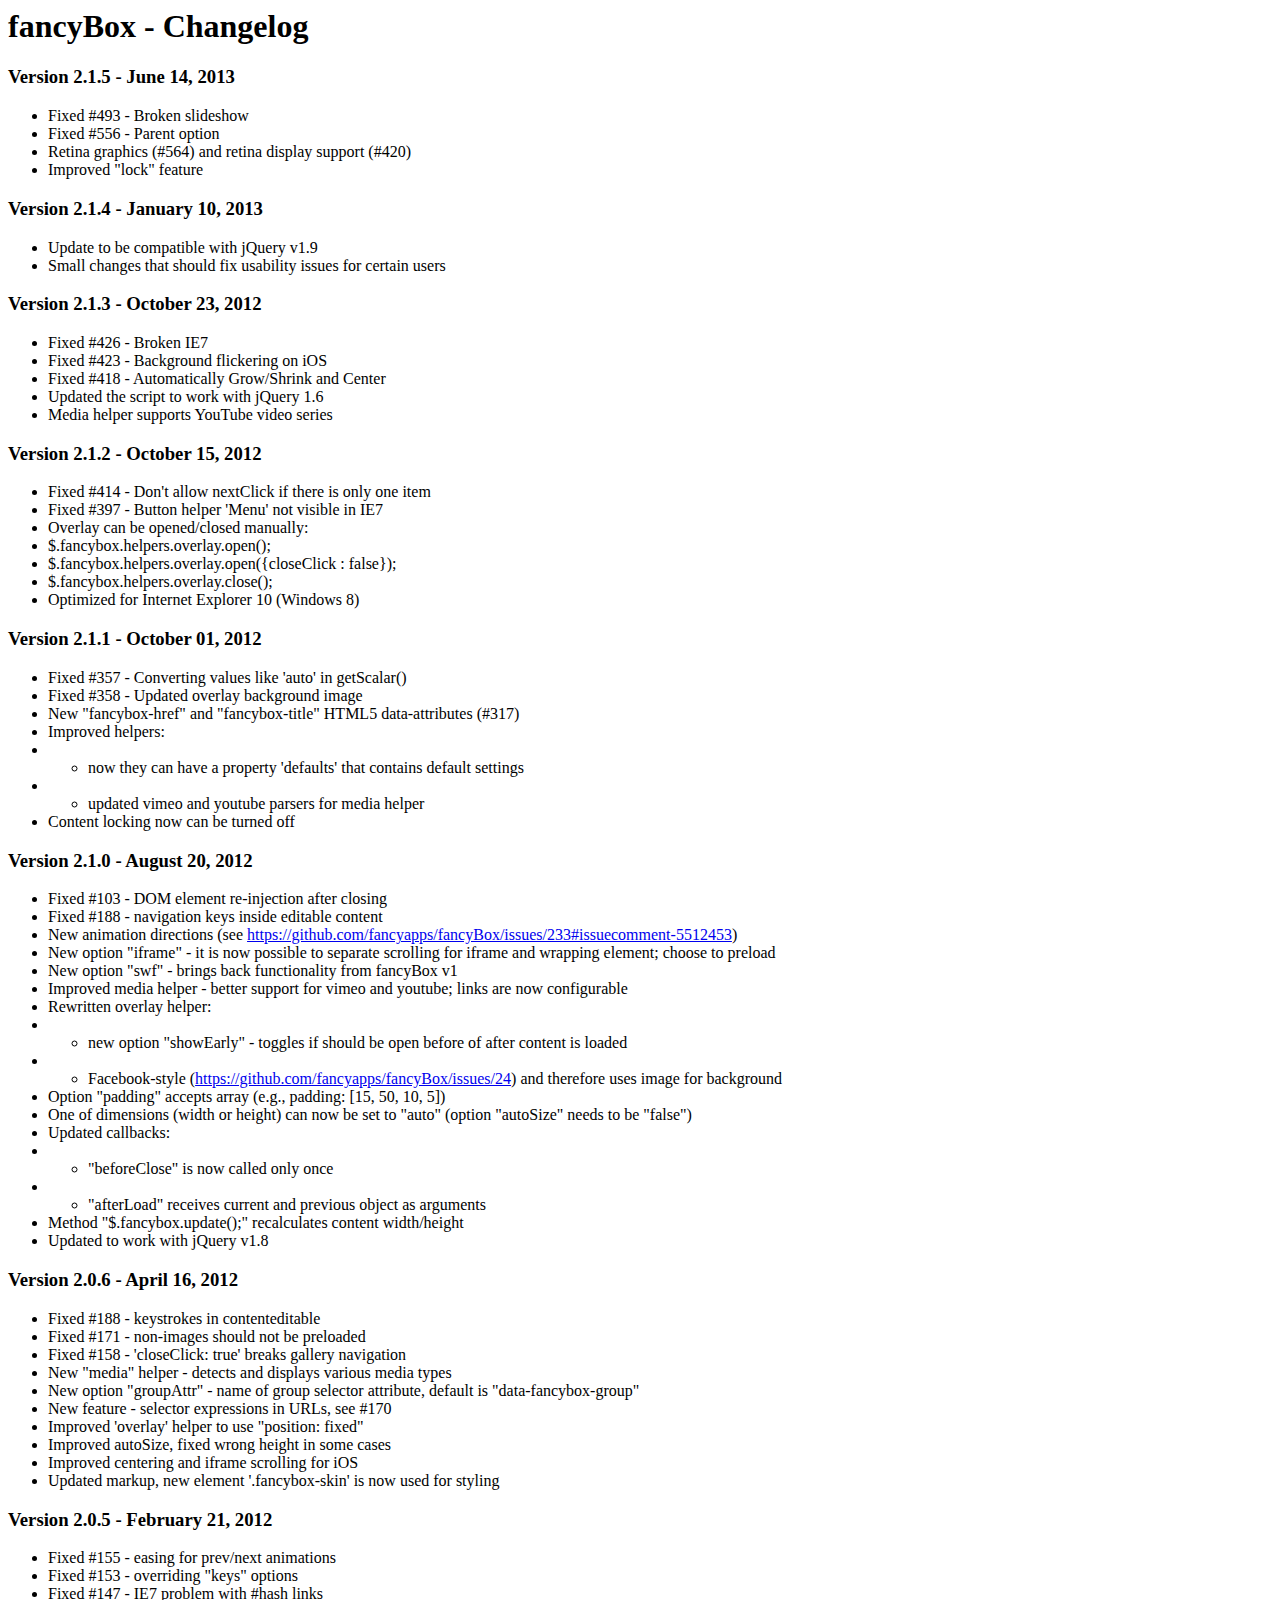
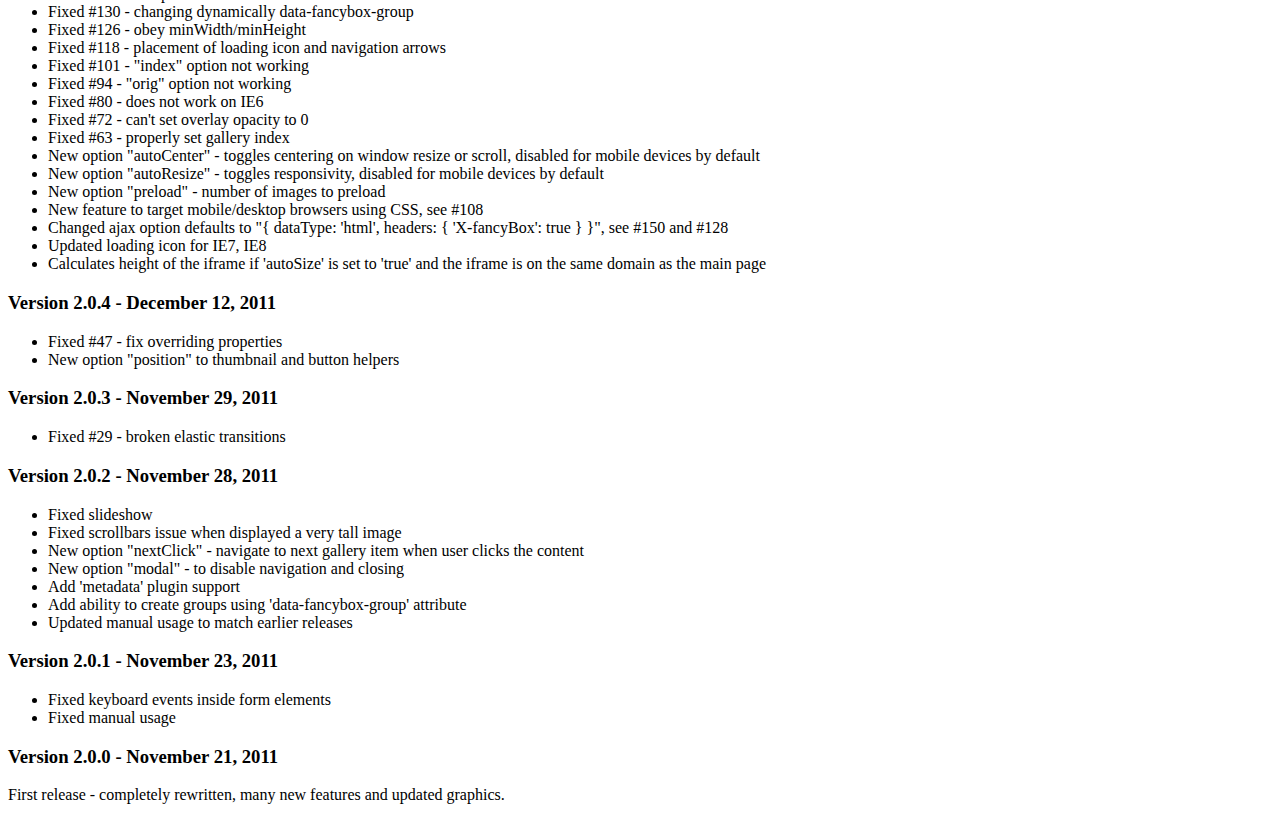
<file: libs/fancybox/fancyBox-master/CHANGELOG.html>
<html>
      <head>
        <meta charset="UTF-8">
        <title>CHANGELOG.md</title>
      </head>
      <body>
        <h1 id="fancybox-changelog">fancyBox - Changelog</h1>
<h3 id="version-2-1-5-june-14-2013">Version 2.1.5 - June 14, 2013</h3>
<ul>
<li>Fixed #493 - Broken slideshow</li>
<li>Fixed #556 - Parent option</li>
<li>Retina graphics (#564) and retina display support (#420)</li>
<li>Improved &quot;lock&quot; feature</li>
</ul>
<h3 id="version-2-1-4-january-10-2013">Version 2.1.4 - January 10, 2013</h3>
<ul>
<li>Update to be compatible with jQuery v1.9</li>
<li>Small changes that should fix usability issues for certain users</li>
</ul>
<h3 id="version-2-1-3-october-23-2012">Version 2.1.3 - October 23, 2012</h3>
<ul>
<li>Fixed #426 - Broken IE7</li>
<li>Fixed #423 - Background flickering on iOS</li>
<li>Fixed #418 - Automatically Grow/Shrink and Center</li>
<li>Updated the script to work with jQuery 1.6</li>
<li>Media helper supports YouTube video series</li>
</ul>
<h3 id="version-2-1-2-october-15-2012">Version 2.1.2 - October 15, 2012</h3>
<ul>
<li>Fixed #414 - Don&#39;t allow nextClick if there is only one item</li>
<li>Fixed #397 - Button helper &#39;Menu&#39; not visible in IE7</li>
<li>Overlay can be opened/closed manually:</li>
<li>$.fancybox.helpers.overlay.open();</li>
<li>$.fancybox.helpers.overlay.open({closeClick : false});</li>
<li>$.fancybox.helpers.overlay.close();</li>
<li>Optimized for Internet Explorer 10 (Windows 8)</li>
</ul>
<h3 id="version-2-1-1-october-01-2012">Version 2.1.1 - October 01, 2012</h3>
<ul>
<li>Fixed #357 - Converting values like &#39;auto&#39; in getScalar()</li>
<li>Fixed #358 - Updated overlay background image</li>
<li>New &quot;fancybox-href&quot; and &quot;fancybox-title&quot; HTML5 data-attributes (#317)</li>
<li>Improved helpers:</li>
<li><ul>
<li>now they can have a property &#39;defaults&#39; that contains default settings</li>
</ul>
</li>
<li><ul>
<li>updated vimeo and youtube parsers for media helper</li>
</ul>
</li>
<li>Content locking now can be turned off</li>
</ul>
<h3 id="version-2-1-0-august-20-2012">Version 2.1.0 - August 20, 2012</h3>
<ul>
<li>Fixed #103 - DOM element re-injection after closing</li>
<li>Fixed #188 - navigation keys inside editable content</li>
<li>New animation directions (see <a href="https://github.com/fancyapps/fancyBox/issues/233#issuecomment-5512453">https://github.com/fancyapps/fancyBox/issues/233#issuecomment-5512453</a>)</li>
<li>New option &quot;iframe&quot; - it is now possible to separate scrolling for iframe and wrapping element; choose to preload</li>
<li>New option &quot;swf&quot; - brings back functionality from fancyBox v1</li>
<li>Improved media helper - better support for vimeo and youtube; links are now configurable</li>
<li>Rewritten overlay helper:</li>
<li><ul>
<li>new option &quot;showEarly&quot; - toggles if should be open before of after content is loaded</li>
</ul>
</li>
<li><ul>
<li>Facebook-style (<a href="https://github.com/fancyapps/fancyBox/issues/24">https://github.com/fancyapps/fancyBox/issues/24</a>) and therefore uses image for background</li>
</ul>
</li>
<li>Option &quot;padding&quot; accepts array (e.g., padding: [15, 50, 10, 5])</li>
<li>One of dimensions (width or height) can now be set to &quot;auto&quot; (option &quot;autoSize&quot; needs to be &quot;false&quot;)</li>
<li>Updated callbacks:</li>
<li><ul>
<li>&quot;beforeClose&quot; is now called only once</li>
</ul>
</li>
<li><ul>
<li>&quot;afterLoad&quot; receives current and previous object as arguments</li>
</ul>
</li>
<li>Method &quot;$.fancybox.update();&quot; recalculates content width/height</li>
<li>Updated to work with jQuery v1.8</li>
</ul>
<h3 id="version-2-0-6-april-16-2012">Version 2.0.6 - April 16, 2012</h3>
<ul>
<li>Fixed #188 - keystrokes in contenteditable</li>
<li>Fixed #171 - non-images should not be preloaded</li>
<li>Fixed #158 - &#39;closeClick: true&#39; breaks gallery navigation</li>
<li>New &quot;media&quot; helper - detects and displays various media types</li>
<li>New option &quot;groupAttr&quot; - name of group selector attribute, default is &quot;data-fancybox-group&quot;</li>
<li>New feature - selector expressions in URLs, see #170</li>
<li>Improved &#39;overlay&#39; helper to use &quot;position: fixed&quot;</li>
<li>Improved autoSize, fixed wrong height in some cases</li>
<li>Improved centering and iframe scrolling for iOS</li>
<li>Updated markup, new element &#39;.fancybox-skin&#39; is now used for styling</li>
</ul>
<h3 id="version-2-0-5-february-21-2012">Version 2.0.5 - February 21, 2012</h3>
<ul>
<li>Fixed #155 - easing for prev/next animations</li>
<li>Fixed #153 - overriding &quot;keys&quot; options</li>
<li>Fixed #147 - IE7 problem with #hash links</li>
<li>Fixed #130 - changing dynamically data-fancybox-group</li>
<li>Fixed #126 - obey minWidth/minHeight</li>
<li>Fixed #118 - placement of loading icon and navigation arrows</li>
<li>Fixed #101 - &quot;index&quot; option not working</li>
<li>Fixed #94 - &quot;orig&quot; option not working</li>
<li>Fixed #80 - does not work on IE6</li>
<li>Fixed #72 - can&#39;t set overlay opacity to 0</li>
<li>Fixed #63 - properly set gallery index</li>
<li>New option &quot;autoCenter&quot; - toggles centering on window resize or scroll, disabled for mobile devices by default</li>
<li>New option &quot;autoResize&quot; - toggles responsivity, disabled for mobile devices by default</li>
<li>New option &quot;preload&quot; - number of images to preload</li>
<li>New feature to target mobile/desktop browsers using CSS, see #108</li>
<li>Changed ajax option defaults to &quot;{ dataType: &#39;html&#39;, headers: { &#39;X-fancyBox&#39;: true } }&quot;, see #150 and #128</li>
<li>Updated loading icon for IE7, IE8</li>
<li>Calculates height of the iframe if &#39;autoSize&#39; is set to &#39;true&#39; and the iframe is on the same domain as the main page</li>
</ul>
<h3 id="version-2-0-4-december-12-2011">Version 2.0.4 - December 12, 2011</h3>
<ul>
<li>Fixed #47 - fix overriding properties</li>
<li>New option &quot;position&quot; to thumbnail and button helpers</li>
</ul>
<h3 id="version-2-0-3-november-29-2011">Version 2.0.3 - November 29, 2011</h3>
<ul>
<li>Fixed #29 - broken elastic transitions</li>
</ul>
<h3 id="version-2-0-2-november-28-2011">Version 2.0.2 - November 28, 2011</h3>
<ul>
<li>Fixed slideshow</li>
<li>Fixed scrollbars issue when displayed a very tall image</li>
<li>New option &quot;nextClick&quot; - navigate to next gallery item when user clicks the content</li>
<li>New option &quot;modal&quot; - to disable navigation and closing</li>
<li>Add &#39;metadata&#39; plugin support</li>
<li>Add ability to create groups using &#39;data-fancybox-group&#39; attribute</li>
<li>Updated manual usage to match earlier releases</li>
</ul>
<h3 id="version-2-0-1-november-23-2011">Version 2.0.1 - November 23, 2011</h3>
<ul>
<li>Fixed keyboard events inside form elements</li>
<li>Fixed manual usage</li>
</ul>
<h3 id="version-2-0-0-november-21-2011">Version 2.0.0 - November 21, 2011</h3>
<p>First release - completely rewritten, many new features and updated graphics.</p>

      </body>
    </html>
</file>
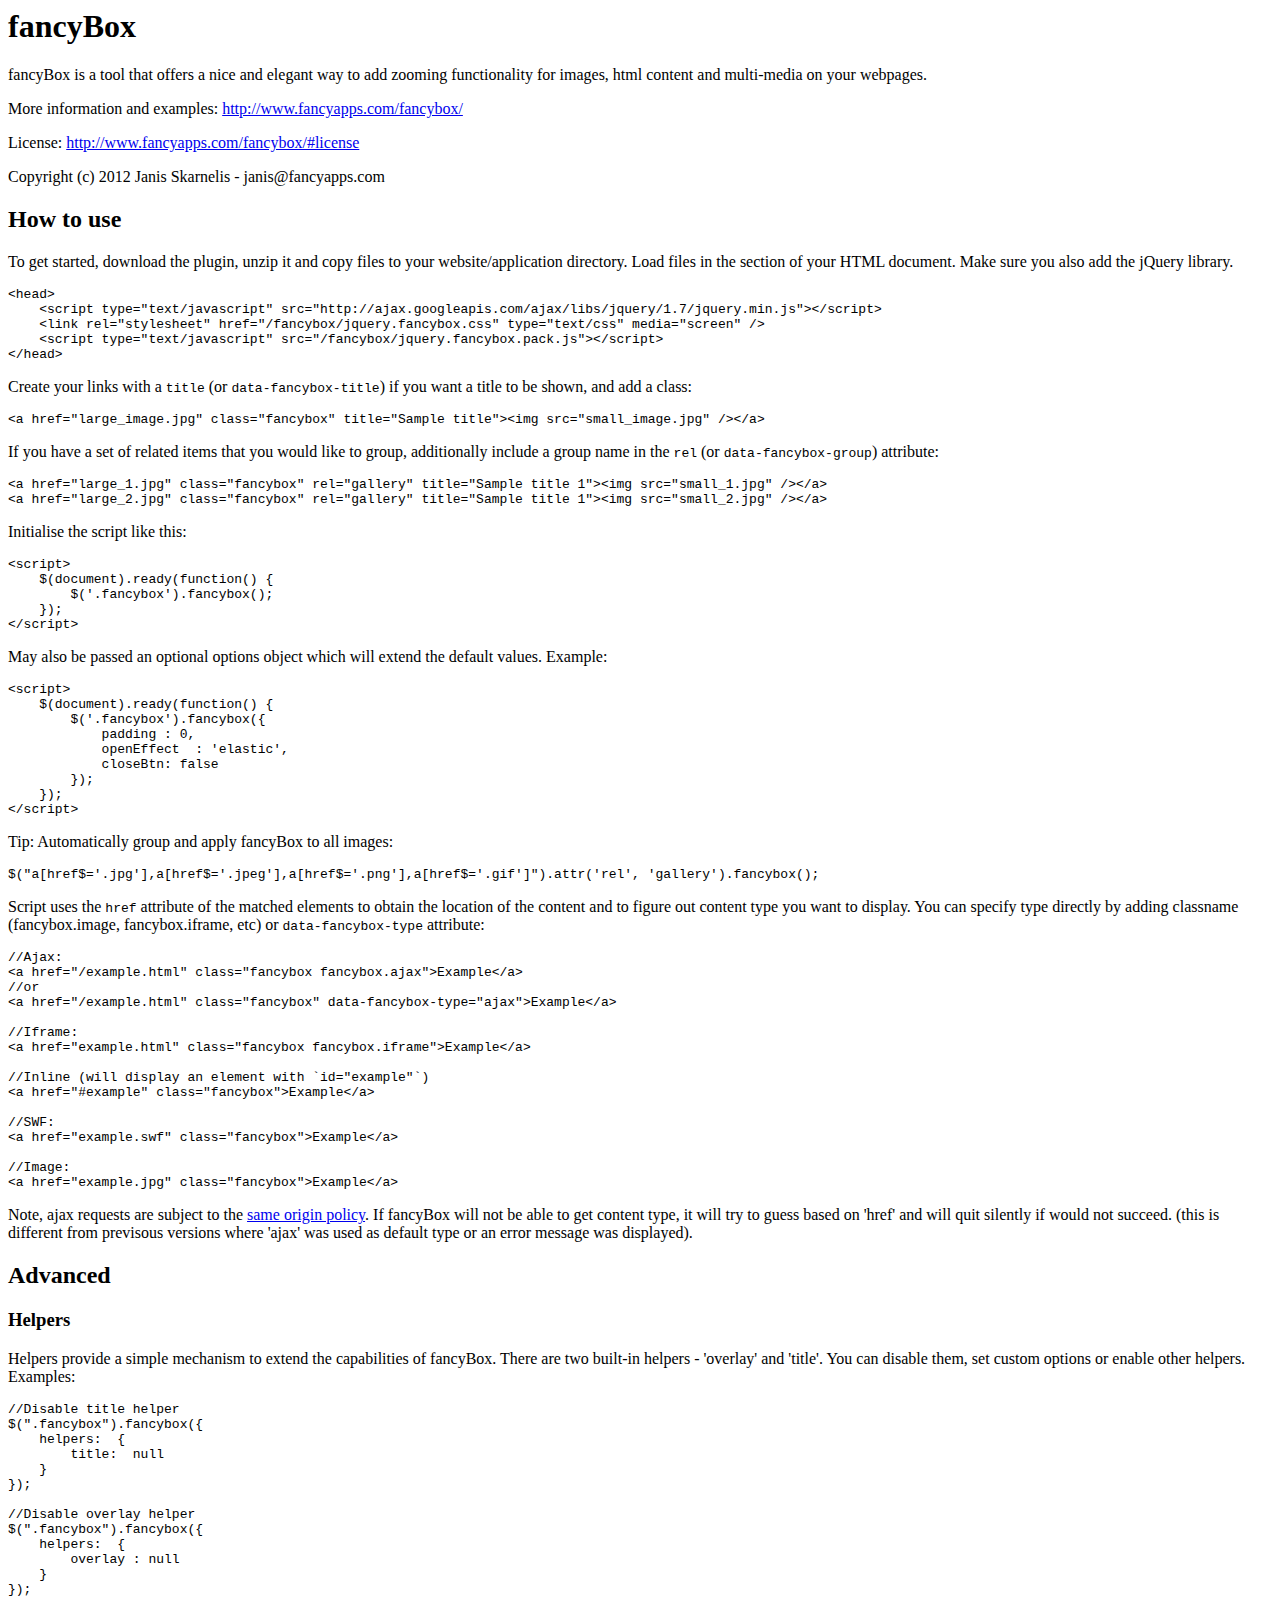
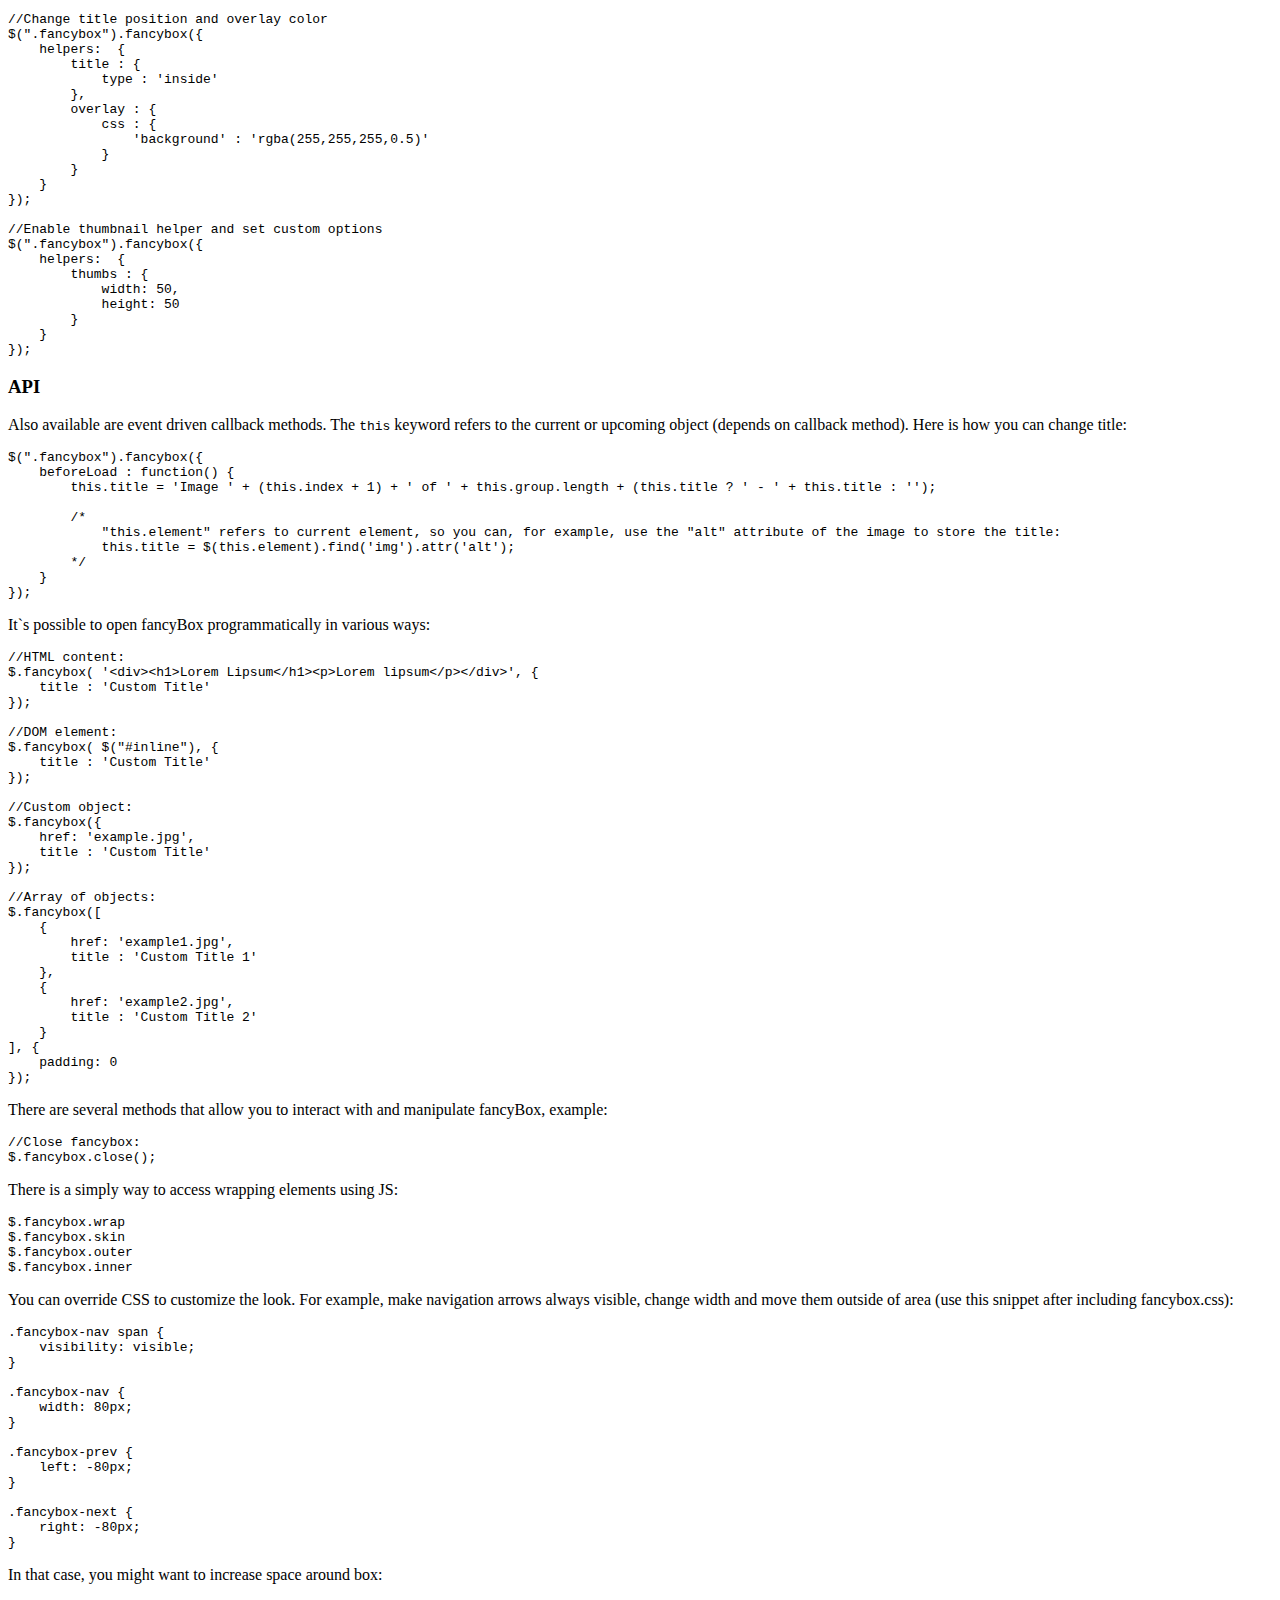
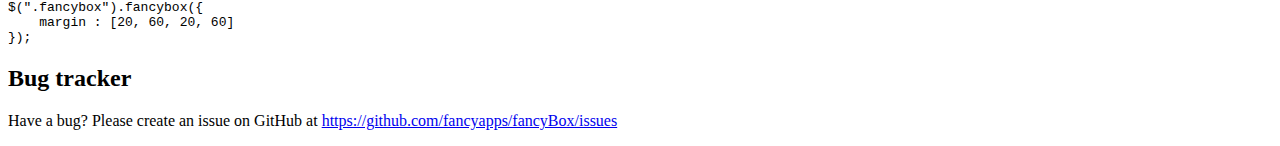
<file: libs/fancybox/fancyBox-master/README.html>
<html>
      <head>
        <meta charset="UTF-8">
        <title>README.md</title>
      </head>
      <body>
        <h1 id="fancybox">fancyBox</h1>
<p>fancyBox is a tool that offers a nice and elegant way to add zooming functionality for images, html content and multi-media on your webpages.</p>
<p>More information and examples: <a href="http://www.fancyapps.com/fancybox/">http://www.fancyapps.com/fancybox/</a></p>
<p>License: <a href="http://www.fancyapps.com/fancybox/#license">http://www.fancyapps.com/fancybox/#license</a></p>
<p>Copyright (c) 2012 Janis Skarnelis - janis@fancyapps.com</p>
<h2 id="how-to-use">How to use</h2>
<p>To get started, download the plugin, unzip it and copy files to your website/application directory.
Load files in the <head> section of your HTML document. Make sure you also add the jQuery library.</p>
<pre><code class="lang-html">&lt;head&gt;
    &lt;script type=&quot;text/javascript&quot; src=&quot;http://ajax.googleapis.com/ajax/libs/jquery/1.7/jquery.min.js&quot;&gt;&lt;/script&gt;
    &lt;link rel=&quot;stylesheet&quot; href=&quot;/fancybox/jquery.fancybox.css&quot; type=&quot;text/css&quot; media=&quot;screen&quot; /&gt;
    &lt;script type=&quot;text/javascript&quot; src=&quot;/fancybox/jquery.fancybox.pack.js&quot;&gt;&lt;/script&gt;
&lt;/head&gt;
</code></pre>
<p>Create your links with a <code>title</code> (or <code>data-fancybox-title</code>) if you want a title to be shown, and add a class:</p>
<pre><code class="lang-html">&lt;a href=&quot;large_image.jpg&quot; class=&quot;fancybox&quot; title=&quot;Sample title&quot;&gt;&lt;img src=&quot;small_image.jpg&quot; /&gt;&lt;/a&gt;
</code></pre>
<p>If you have a set of related items that you would like to group,
additionally include a group name in the <code>rel</code> (or <code>data-fancybox-group</code>) attribute:</p>
<pre><code class="lang-html">&lt;a href=&quot;large_1.jpg&quot; class=&quot;fancybox&quot; rel=&quot;gallery&quot; title=&quot;Sample title 1&quot;&gt;&lt;img src=&quot;small_1.jpg&quot; /&gt;&lt;/a&gt;
&lt;a href=&quot;large_2.jpg&quot; class=&quot;fancybox&quot; rel=&quot;gallery&quot; title=&quot;Sample title 1&quot;&gt;&lt;img src=&quot;small_2.jpg&quot; /&gt;&lt;/a&gt;
</code></pre>
<p>Initialise the script like this:</p>
<pre><code class="lang-html">&lt;script&gt;
    $(document).ready(function() {
        $(&#39;.fancybox&#39;).fancybox();
    });
&lt;/script&gt;
</code></pre>
<p>May also be passed an optional options object which will extend the default values. Example:</p>
<pre><code class="lang-html">&lt;script&gt;
    $(document).ready(function() {
        $(&#39;.fancybox&#39;).fancybox({
            padding : 0,
            openEffect  : &#39;elastic&#39;,
            closeBtn: false
        });
    });
&lt;/script&gt;
</code></pre>
<p>Tip: Automatically group and apply fancyBox to all images:</p>
<pre><code class="lang-js">$(&quot;a[href$=&#39;.jpg&#39;],a[href$=&#39;.jpeg&#39;],a[href$=&#39;.png&#39;],a[href$=&#39;.gif&#39;]&quot;).attr(&#39;rel&#39;, &#39;gallery&#39;).fancybox();
</code></pre>
<p>Script uses the <code>href</code> attribute of the matched elements to obtain the location of the content and to figure out content type you want to display.
You can specify type directly by adding classname (fancybox.image, fancybox.iframe, etc) or <code>data-fancybox-type</code> attribute:</p>
<pre><code class="lang-html">//Ajax:
&lt;a href=&quot;/example.html&quot; class=&quot;fancybox fancybox.ajax&quot;&gt;Example&lt;/a&gt;
//or
&lt;a href=&quot;/example.html&quot; class=&quot;fancybox&quot; data-fancybox-type=&quot;ajax&quot;&gt;Example&lt;/a&gt;

//Iframe:
&lt;a href=&quot;example.html&quot; class=&quot;fancybox fancybox.iframe&quot;&gt;Example&lt;/a&gt;

//Inline (will display an element with `id=&quot;example&quot;`)
&lt;a href=&quot;#example&quot; class=&quot;fancybox&quot;&gt;Example&lt;/a&gt;

//SWF:
&lt;a href=&quot;example.swf&quot; class=&quot;fancybox&quot;&gt;Example&lt;/a&gt;

//Image:
&lt;a href=&quot;example.jpg&quot; class=&quot;fancybox&quot;&gt;Example&lt;/a&gt;
</code></pre>
<p>Note, ajax requests are subject to the <a href="http://en.wikipedia.org/wiki/Same_origin_policy">same origin policy</a>.
If fancyBox will not be able to get content type, it will try to guess based on &#39;href&#39; and will quit silently if would not succeed.
(this is different from previsous versions where &#39;ajax&#39; was used as default type or an error message was displayed).</p>
<h2 id="advanced">Advanced</h2>
<h3 id="helpers">Helpers</h3>
<p>Helpers provide a simple mechanism to extend the capabilities of fancyBox. There are two built-in helpers - &#39;overlay&#39; and &#39;title&#39;.
You can disable them, set custom options or enable other helpers. Examples:</p>
<pre><code class="lang-js">//Disable title helper
$(&quot;.fancybox&quot;).fancybox({
    helpers:  {
        title:  null
    }
});

//Disable overlay helper
$(&quot;.fancybox&quot;).fancybox({
    helpers:  {
        overlay : null
    }
});

//Change title position and overlay color
$(&quot;.fancybox&quot;).fancybox({
    helpers:  {
        title : {
            type : &#39;inside&#39;
        },
        overlay : {
            css : {
                &#39;background&#39; : &#39;rgba(255,255,255,0.5)&#39;
            }
        }
    }
});

//Enable thumbnail helper and set custom options
$(&quot;.fancybox&quot;).fancybox({
    helpers:  {
        thumbs : {
            width: 50,
            height: 50
        }
    }
});
</code></pre>
<h3 id="api">API</h3>
<p>Also available are event driven callback methods.  The <code>this</code> keyword refers to the current or upcoming object (depends on callback method). Here is how you can change title:</p>
<pre><code class="lang-js">$(&quot;.fancybox&quot;).fancybox({
    beforeLoad : function() {
        this.title = &#39;Image &#39; + (this.index + 1) + &#39; of &#39; + this.group.length + (this.title ? &#39; - &#39; + this.title : &#39;&#39;);

        /*
            &quot;this.element&quot; refers to current element, so you can, for example, use the &quot;alt&quot; attribute of the image to store the title:
            this.title = $(this.element).find(&#39;img&#39;).attr(&#39;alt&#39;);
        */
    }
});
</code></pre>
<p>It`s possible to open fancyBox programmatically in various ways:</p>
<pre><code class="lang-js">//HTML content:
$.fancybox( &#39;&lt;div&gt;&lt;h1&gt;Lorem Lipsum&lt;/h1&gt;&lt;p&gt;Lorem lipsum&lt;/p&gt;&lt;/div&gt;&#39;, {
    title : &#39;Custom Title&#39;
});

//DOM element:
$.fancybox( $(&quot;#inline&quot;), {
    title : &#39;Custom Title&#39;
});

//Custom object:
$.fancybox({
    href: &#39;example.jpg&#39;,
    title : &#39;Custom Title&#39;
});

//Array of objects:
$.fancybox([
    {
        href: &#39;example1.jpg&#39;,
        title : &#39;Custom Title 1&#39;
    },
    {
        href: &#39;example2.jpg&#39;,
        title : &#39;Custom Title 2&#39;
    }
], {
    padding: 0
});
</code></pre>
<p>There are several methods that allow you to interact with and manipulate fancyBox, example:</p>
<pre><code class="lang-js">//Close fancybox:
$.fancybox.close();
</code></pre>
<p>There is a simply way to access wrapping elements using JS:</p>
<pre><code class="lang-js">$.fancybox.wrap
$.fancybox.skin
$.fancybox.outer
$.fancybox.inner
</code></pre>
<p>You can override CSS to customize the look. For example, make navigation arrows always visible,
change width and move them outside of area (use this snippet after including fancybox.css):</p>
<pre><code class="lang-css">.fancybox-nav span {
    visibility: visible;
}

.fancybox-nav {
    width: 80px;
}

.fancybox-prev {
    left: -80px;
}

.fancybox-next {
    right: -80px;
}
</code></pre>
<p>In that case, you might want to increase space around box:</p>
<pre><code class="lang-js">$(&quot;.fancybox&quot;).fancybox({
    margin : [20, 60, 20, 60]
});
</code></pre>
<h2 id="bug-tracker">Bug tracker</h2>
<p>Have a bug? Please create an issue on GitHub at <a href="https://github.com/fancyapps/fancyBox/issues">https://github.com/fancyapps/fancyBox/issues</a></p>

      </body>
    </html>
</file>
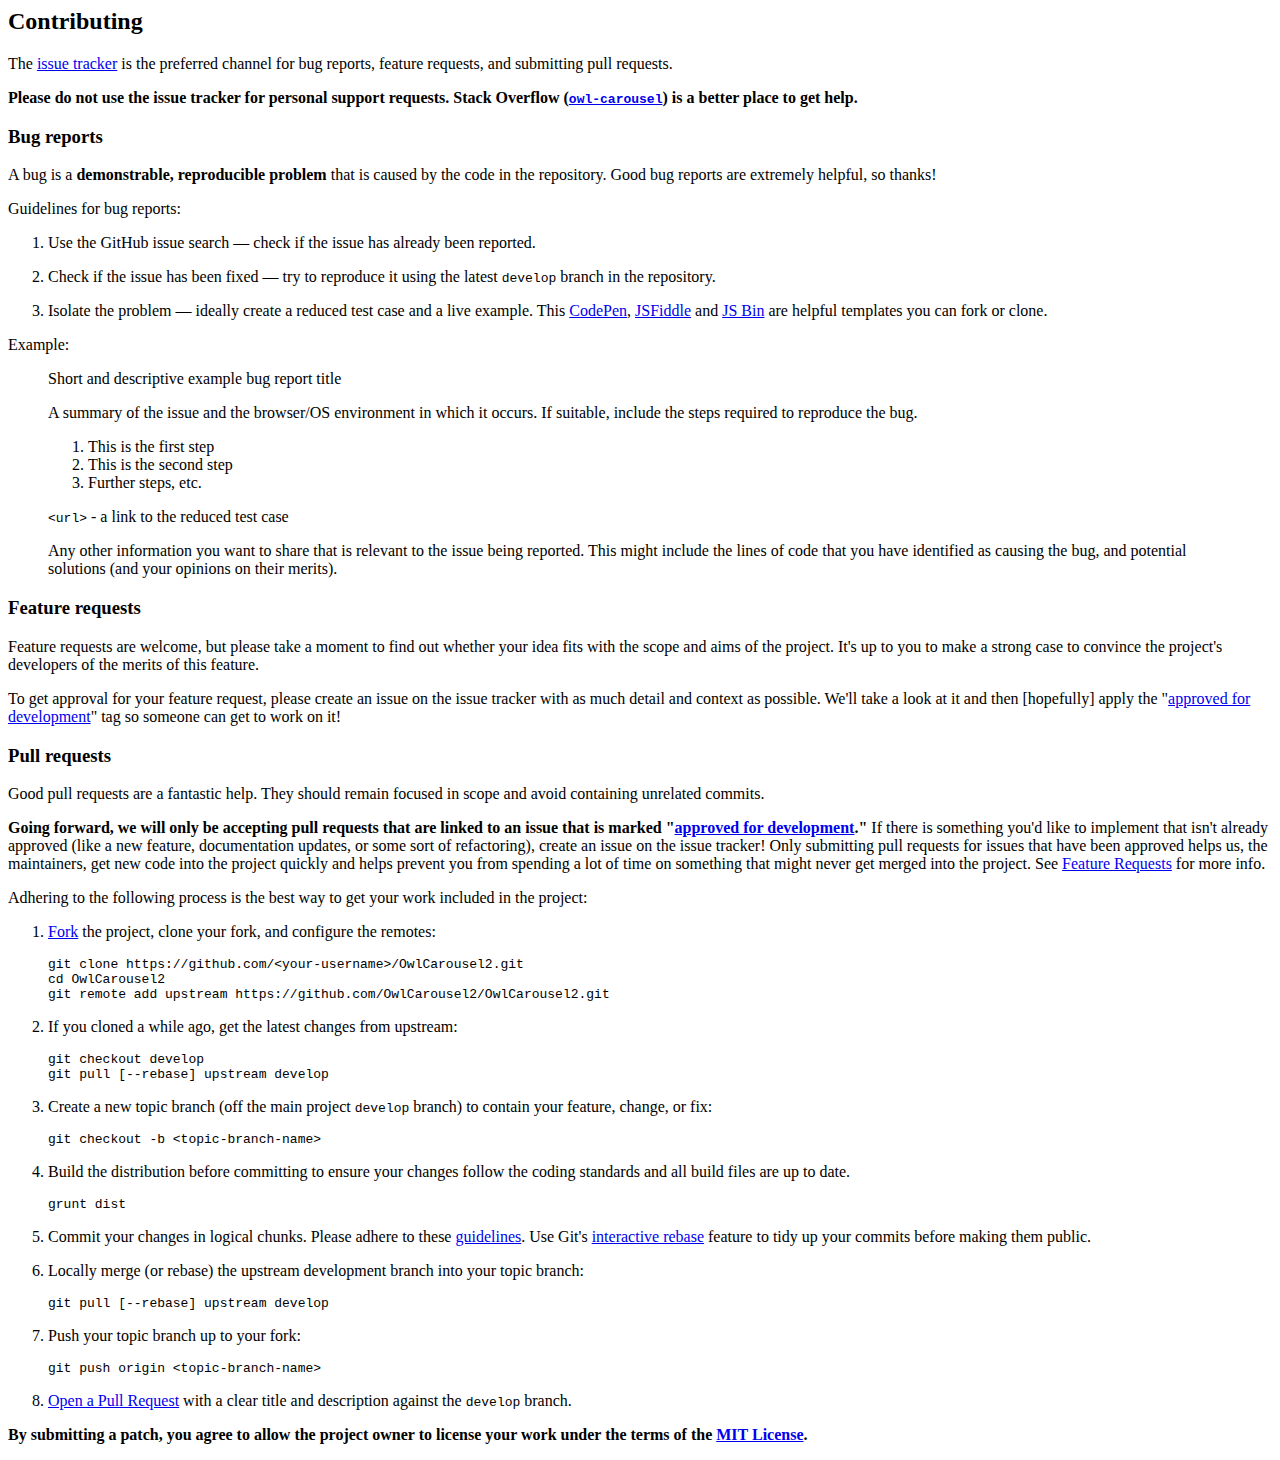
<file: libs/slider/OwlCarousel2-2.2.0/CONTRIBUTING.html>
<html>
      <head>
        <meta charset="UTF-8">
        <title>CONTRIBUTING.md</title>
      </head>
      <body>
        <h2 id="contributing">Contributing</h2>
<p>The <a href="https://github.com/OwlCarousel2/OwlCarousel2/issues">issue tracker</a> is the preferred channel for bug reports, feature requests, and submitting pull requests.</p>
<p><strong>Please do not use the issue tracker for personal support requests. Stack Overflow (<a href="https://stackoverflow.com/questions/tagged/owl-carousel"><code>owl-carousel</code></a>) is a better place to get help.</strong></p>
<h3 id="bug-reports">Bug reports</h3>
<p>A bug is a <strong>demonstrable, reproducible problem</strong> that is caused by the code in the repository. Good bug reports are extremely helpful, so thanks!</p>
<p>Guidelines for bug reports:</p>
<ol>
<li><p>Use the GitHub issue search — check if the issue has already been reported.</p>
</li>
<li><p>Check if the issue has been fixed — try to reproduce it using the latest <code>develop</code> branch in the repository.</p>
</li>
<li><p>Isolate the problem — ideally create a reduced test case and a live example. This <a href="https://codepen.io/anon/pen/rVENKy">CodePen</a>, <a href="https://jsfiddle.net/og7ee99s/">JSFiddle</a> and <a href="https://jsbin.com/sevukihupi/1/edit?html,js,output">JS Bin</a> are helpful templates you can fork or clone.</p>
</li>
</ol>
<p>Example:</p>
<blockquote>
<p>Short and descriptive example bug report title</p>
<p>A summary of the issue and the browser/OS environment in which it occurs. If suitable, include the steps required to reproduce the bug.</p>
<ol>
<li>This is the first step</li>
<li>This is the second step</li>
<li>Further steps, etc.</li>
</ol>
<p><code>&lt;url&gt;</code> - a link to the reduced test case</p>
<p>Any other information you want to share that is relevant to the issue being reported. This might include the lines of code that you have identified as causing the bug, and potential solutions (and your opinions on their merits).</p>
</blockquote>
<h3 id="feature-requests">Feature requests</h3>
<p>Feature requests are welcome, but please take a moment to find out whether your idea fits with the scope and aims of the project. It&#39;s up to you to make a strong case to convince the project&#39;s developers of the merits of this feature.</p>
<p>To get approval for your feature request, please create an issue on the issue tracker with as much detail and context as possible. We&#39;ll take a look at it and then [hopefully] apply the &quot;<a href="https://github.com/OwlCarousel2/OwlCarousel2/labels/approved%20for%20development">approved for development</a>&quot; tag so someone can get to work on it!</p>
<h3 id="pull-requests">Pull requests</h3>
<p>Good pull requests are a fantastic help. They should remain focused in scope and avoid containing unrelated commits.</p>
<p><strong>Going forward, we will only be accepting pull requests that are linked to an issue that is marked &quot;<a href="https://github.com/OwlCarousel2/OwlCarousel2/labels/approved%20for%20development">approved for development</a>.&quot;</strong> If there is something you&#39;d like to implement that isn&#39;t already approved (like a new feature, documentation updates, or some sort of refactoring), create an issue on the issue tracker! Only submitting pull requests for issues that have been approved helps us, the maintainers, get new code into the project quickly and helps prevent you from spending a lot of time on something that might never get merged into the project. See <a href="https://github.com/OwlCarousel2/OwlCarousel2/blob/develop/CONTRIBUTING.md#feature-requests">Feature Requests</a> for more info.</p>
<p>Adhering to the following process is the best way to get your work included in the project:</p>
<ol>
<li><p><a href="https://help.github.com/fork-a-repo/">Fork</a> the project, clone your fork, and configure the remotes:</p>
<pre><code class="lang-bash">git clone https://github.com/&lt;your-username&gt;/OwlCarousel2.git
cd OwlCarousel2
git remote add upstream https://github.com/OwlCarousel2/OwlCarousel2.git
</code></pre>
</li>
<li><p>If you cloned a while ago, get the latest changes from upstream:</p>
<pre><code class="lang-bash">git checkout develop
git pull [--rebase] upstream develop
</code></pre>
</li>
<li><p>Create a new topic branch (off the main project <code>develop</code> branch) to contain your feature, change, or fix:</p>
<pre><code class="lang-bash">git checkout -b &lt;topic-branch-name&gt;
</code></pre>
</li>
<li><p>Build the distribution before committing to ensure your changes follow the coding standards and all build files are up to date.</p>
<pre><code class="lang-bash">grunt dist
</code></pre>
</li>
<li><p>Commit your changes in logical chunks. Please adhere to these <a href="http://tbaggery.com/2008/04/19/a-note-about-git-commit-messages.html">guidelines</a>. Use Git&#39;s <a href="https://help.github.com/articles/interactive-rebase">interactive rebase</a> feature to tidy up your commits before making them public.</p>
</li>
<li><p>Locally merge (or rebase) the upstream development branch into your topic branch:</p>
<pre><code class="lang-bash">git pull [--rebase] upstream develop
</code></pre>
</li>
<li><p>Push your topic branch up to your fork:</p>
<pre><code class="lang-bash">git push origin &lt;topic-branch-name&gt;
</code></pre>
</li>
<li><p><a href="https://help.github.com/articles/using-pull-requests/">Open a Pull Request</a> with a clear title and description against the <code>develop</code> branch.</p>
</li>
</ol>
<p><strong>By submitting a patch, you agree to allow the project owner to
license your work under the terms of the <a href="LICENSE">MIT License</a>.</strong></p>

      </body>
    </html>
</file>
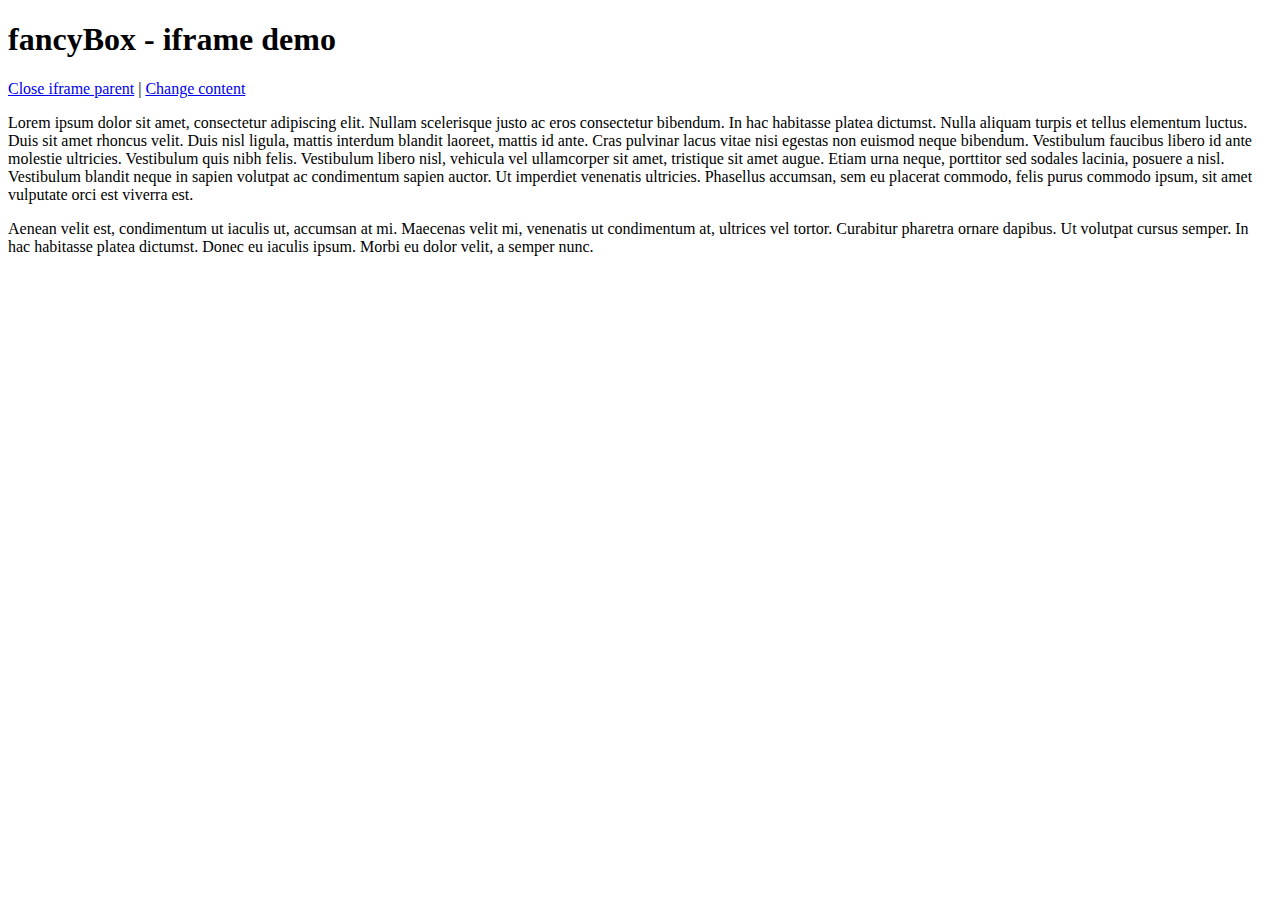
<file: libs/fancybox/fancyBox-master/demo/iframe.html>
<!DOCTYPE html>
<html>
<head>
	<title>fancyBox - iframe demo</title>
	<meta http-equiv="Content-Type" content="text/html; charset=UTF-8" />
</head>
<body>
	<h1>fancyBox - iframe demo</h1>

	<p>
		<a href="javascript:parent.jQuery.fancybox.close();">Close iframe parent</a>

		|

		<a href="javascript:parent.jQuery.fancybox.open({href : '1_b.jpg', title : 'My title'});">Change content</a>
	</p>

	<p>
		Lorem ipsum dolor sit amet, consectetur adipiscing elit. Nullam scelerisque justo ac eros consectetur bibendum. In hac habitasse platea dictumst. Nulla aliquam turpis et tellus elementum luctus. Duis sit amet rhoncus velit. Duis nisl ligula, mattis interdum blandit laoreet, mattis id ante. Cras pulvinar lacus vitae nisi egestas non euismod neque bibendum. Vestibulum faucibus libero id ante molestie ultricies. Vestibulum quis nibh felis. Vestibulum libero nisl, vehicula vel ullamcorper sit amet, tristique sit amet augue. Etiam urna neque, porttitor sed sodales lacinia, posuere a nisl. Vestibulum blandit neque in sapien volutpat ac condimentum sapien auctor. Ut imperdiet venenatis ultricies. Phasellus accumsan, sem eu placerat commodo, felis purus commodo ipsum, sit amet vulputate orci est viverra est.
	</p>

	<p>
		Aenean velit est, condimentum ut iaculis ut, accumsan at mi. Maecenas velit mi, venenatis ut condimentum at, ultrices vel tortor. Curabitur pharetra ornare dapibus. Ut volutpat cursus semper. In hac habitasse platea dictumst. Donec eu iaculis ipsum. Morbi eu dolor velit, a semper nunc.
	</p>
</body>
</html>
</file>
<file: sass/main.css>
.acco-menu:after,.acco-menu:before,.header:after,.header:before,.nav__list:after,.nav__list:before,.order__content:after,.order__content:before,.order__form-row:after,.order__form-row:before,.team-acco__content:after,.team-acco__content:before{content:"";display:table}.acco-menu:after,.header:after,.nav__list:after,.order__content:after,.order__form-row:after,.team-acco__content:after{clear:both}*{box-sizing:border-box}body,html{width:100%;height:100%}body{position:relative;margin:0;padding:0;font-size:16px;line-height:1.42;-webkit-font-smoothing:antialiased;color:#2f3234;font-family:'Ubuntu_400' ,serif}.container{width:940px;margin:0 auto;position:relative}.container:after,.container:before{content:"";display:table}.container:after{clear:both}.wrapper{position:relative;overflow:hidden;min-width:960px;height:100%}.maincontent{height:100%;-webkit-transform:translate3d(0, 0, 0);transform:translate3d(0, 0, 0);transition:2s}.section{height:100%;height:100vh;min-height:650px}footer{position:relative;min-width:960}h1,h2,h3,h4,h5,h6{margin:0;padding:0;font-weight:normal}table{border-collapse:collapse;border-spacing:0}ul{padding:0;margin:0}ul li{list-style:none}p{padding:0;margin:0}.btn{display:inline-block;padding:9px 16px;border-radius:5px;font-size:13px;color:#fff;text-transform:uppercase;text-align:center;text-decoration:none;font-family:'Ubuntu_400', serif}.btn_red{background:#e35028}.btn_black{background:#2f3234}.section__title{margin-bottom:12px;color:#f9b43b;font-size:72px;font-family:'Gagalin_400', serif}.section__title.section__title_black{color:#2f3234}.section__title.section__title_white{color:#fff}.text__block p{font-size:14px;color:#fff;font-family:'Ubuntu_300', serif}.text__block p_black p{color:#2f3234}.fixed-menu{position:fixed;top:90px;right:40px}.fixed-menu__link{display:block;width:16px;height:16px;position:relative}.fixed-menu__link:after,.fixed-menu__link:before{content:"";display:block;position:absolute;top:50%;left:50%;-webkit-transform:translate(-50%, -50%);-ms-transform:translate(-50%, -50%);transform:translate(-50%, -50%);border-radius:50%}.fixed-menu__link:after{width:6px;height:6px;background:#fff}.fixed-menu__link:before{width:0px;height:0px;border-radius:50%;border:1px solid #fff;opacity:0;transition:.3s}.fixed-menu__link:hover:before{width:14px;height:14px;opacity:1}.fixed-menu__item.active .fixed-menu__link:before{width:14px;height:14px;opacity:1}.fixed-menu__item{margin-bottom:5px}@font-face{font-family:'Gagalin_400';src:url("../fonts/Gagalin/Gagalin_400/gagalin-400-normal.woff2") format("woff2"), url("../fonts/Gagalin/Gagalin_400/gagalin-400-normal.woff") format("woff"), url("../fonts/Gagalin/Gagalin_400/gagalin-400-normal.ttf") format("truetype");font-weight:normal;font-style:normal}@font-face{font-family:'Lifehack_medium';src:url("../fonts/Lifehack/Lifehack_medium/lifehack_medium-webfont.woff2") format("woff2"), url("../fonts/Lifehack/Lifehack_medium/lifehack_medium-webfont.woff") format("woff"), url("../fonts/Lifehack/Lifehack_medium/lifehack_medium-webfont.ttf") format("truetype");font-weight:normal;font-style:normal}@font-face{font-family:'Ubuntu_300';src:url("../fonts/Ubuntu/Ubuntu_300/ubuntu-300-normal.woff2") format("woff2"), url("../fonts/Ubuntu/Ubuntu_300/ubuntu-300-normal.woff") format("woff"), url("../fonts/Ubuntu/Ubuntu_300/ubuntu-300-normal.ttf") format("truetype");font-weight:normal;font-style:normal}@font-face{font-family:'Ubuntu_400';src:url("../fonts/Ubuntu/Ubuntu_400/ubuntu-400-normal.woff2") format("woff2"), url("../fonts/Ubuntu/Ubuntu_400/ubuntu-400-normal.woff") format("woff"), url("../fonts/Ubuntu/Ubuntu_400/ubuntu-400-normal.ttf") format("truetype");font-weight:normal;font-style:normal}@font-face{font-family:'Ubuntu_500';src:url("../fonts/Ubuntu/Ubuntu_500/ubuntu-500-normal.woff2") format("woff2"), url("../fonts/Ubuntu/Ubuntu_500/ubuntu-500-normal.woff") format("woff"), url("../fonts/Ubuntu/Ubuntu_500/ubuntu-500-normal.ttf") format("truetype");font-weight:normal;font-style:normal}@font-face{font-family:'Ubuntu_700';src:url("../fonts/Ubuntu/Ubuntu_700/ubuntu-700-normal.woff2") format("woff2"), url("../fonts/Ubuntu/Ubuntu_700/ubuntu-700-normal.woff") format("woff"), url("../fonts/Ubuntu/Ubuntu_700/ubuntu-700-normal.ttf") format("truetype");font-weight:normal;font-style:normal}

/*! normalize.css v5.0.0 | MIT License | github.com/necolas/normalize.css */html{font-family:sans-serif;line-height:1.15;-ms-text-size-adjust:100%;-webkit-text-size-adjust:100%}body{margin:0}article,aside,footer,header,nav,section{display:block}h1{font-size:2em;margin:0.67em 0}figcaption,figure,main{display:block}figure{margin:1em 40px}hr{box-sizing:content-box;height:0;overflow:visible}pre{font-family:monospace, monospace;font-size:1em}a{background-color:transparent;-webkit-text-decoration-skip:objects}a:active,a:hover{outline-width:0}abbr[title]{border-bottom:none;text-decoration:underline;text-decoration:underline dotted}b,strong{font-weight:inherit}b,strong{font-weight:bolder}code,kbd,samp{font-family:monospace, monospace;font-size:1em}dfn{font-style:italic}mark{background-color:#ff0;color:#000}small{font-size:80%}sub,sup{font-size:75%;line-height:0;position:relative;vertical-align:baseline}sub{bottom:-0.25em}sup{top:-0.5em}audio,video{display:inline-block}audio:not([controls]){display:none;height:0}img{border-style:none}svg:not(:root){overflow:hidden}button,input,optgroup,select,textarea{font-family:sans-serif;font-size:100%;line-height:1.15;margin:0}button,input{overflow:visible}button,select{text-transform:none}[type=reset],[type=submit],button,html [type=button]{-webkit-appearance:button}[type=button]::-moz-focus-inner,[type=reset]::-moz-focus-inner,[type=submit]::-moz-focus-inner,button::-moz-focus-inner{border-style:none;padding:0}[type=button]:-moz-focusring,[type=reset]:-moz-focusring,[type=submit]:-moz-focusring,button:-moz-focusring{outline:1px dotted ButtonText}fieldset{border:1px solid #c0c0c0;margin:0 2px;padding:0.35em 0.625em 0.75em}legend{box-sizing:border-box;color:inherit;display:table;max-width:100%;padding:0;white-space:normal}progress{display:inline-block;vertical-align:baseline}textarea{overflow:auto}[type=checkbox],[type=radio]{box-sizing:border-box;padding:0}[type=number]::-webkit-inner-spin-button,[type=number]::-webkit-outer-spin-button{height:auto}[type=search]{-webkit-appearance:textfield;outline-offset:-2px}[type=search]::-webkit-search-cancel-button,[type=search]::-webkit-search-decoration{-webkit-appearance:none}::-webkit-file-upload-button{-webkit-appearance:button;font:inherit}details,menu{display:block}summary{display:list-item}canvas{display:inline-block}template{display:none}[hidden]{display:none}.header{padding-top:12px}.header__left{float:left;width:32%}.header__right{float:left;width:68%;padding-top:13px}.nav{display:inline-block;width:83%;vertical-align:middle}.nav__list{width:100%}.nav__item{display:block;float:left;white-space:nowrap;margin-right:15px}.nav__item:last-child{margin-right:0}.nav__item:last-child:after{display:none}.nav__item:after{content:"";display:inline-block;vertical-align:middle;width:4px;height:4px;border-radius:50%;background:#fff;margin-left:15px}.nav__link{display:inline-block;vertical-align:middle;font-size:13px;text-transform:uppercase;color:white;text-decoration:none;font-family:'Ubuntu_400', serif}.nav__link:hover{text-decoration:underline}.btn-order_header{display:inline-block;vertical-align:middle;width:14%;padding:9px 0;margin-left:2%}.hero{background:url("../img/bg/hero_bg.jpg") center center no-repeat;background-size:cover;position:relative}.hero .container{position:static}.hero__container{position:absolute;top:50%;-webkit-transform:translateY(-50%);-ms-transform:translateY(-50%);transform:translateY(-50%);left:0;right:0}.hero__content:after,.hero__content:before{content:"";display:table}.hero__content:after{clear:both}.hero__left{float:left;width:50%}.hero__img{display:inline-block;max-width:100%;position:relative;left:50%;-webkit-transform:translateX(-50%);-ms-transform:translateX(-50%);transform:translateX(-50%)}.hero__right{float:right;width:50%;padding-top:115px}.hero__text{font-size:65px;color:#fff;font-family:'Lifehack_medium', serif;text-transform:lowercase;line-height:1em}.arrow-down{display:block;position:absolute;bottom:20px;left:50%;width:35px;height:20px;margin-left:-15px;transition:.5s;height:60px}.arrow-down:hover svg{margin-top:-10px;width:35px;height:35px}.arrow-down svg{position:absolute;top:50%;left:50%;width:35px;height:20px;-webkit-transform:translate(-50%, -50%);-ms-transform:translate(-50%, -50%);transform:translate(-50%, -50%);transition:.5s}.promo{background:url("../img/bg/promo_bg.jpg") center center no-repeat;background-size:cover;text-align:center}.promo .container{position:relative;top:50%;-webkit-transform:translateY(-50%);-ms-transform:translateY(-50%);transform:translateY(-50%)}.promo .section__title{margin-bottom:80px}.promo__list{font-size:0}.promo__list *{font-size:14px}.promo__item{display:inline-block;vertical-align:middle;width:33.3%}.promo__icon{height:100px;width:100px;position:relative;display:inline-block}.promo__title{margin-bottom:20px;font-size:24px;font-family:'Lifehack_medium', cursive;color:#2f3234;white-space:nowrap}.burger{background:#f9b43b;background:-moz-linear-gradient(top, #f9b43b 0%, #eb8c38 40%, #eb8c38 60%, #eb8c38 60%, #f9b43b 100%);background:-webkit-linear-gradient(top, #f9b43b 0%, #eb8c38 40%, #eb8c38 60%, #eb8c38 60%, #f9b43b 100%);background:linear-gradient(to bottom, #f9b43b 0%, #eb8c38 40%, #eb8c38 60%, #eb8c38 60%, #f9b43b 100%);filter:progid:DXImageTransform.Microsoft.gradient( startColorstr='#f9b43b', endColorstr='#f9b43b',GradientType=0 )}.burger .section__title{margin-bottom:15px}.burger__container{position:relative;top:50%;-webkit-transform:translateY(-50%);-ms-transform:translateY(-50%);transform:translateY(-50%)}.burger-slider-wrapper{position:relative}.slider__btn_left,.slider__btn_right{position:absolute;top:50%;-webkit-transform:translateY(-50%);-ms-transform:translateY(-50%);transform:translateY(-50%);z-index:10}.slider__btn_right{left:100%}.slider__btn_right svg{-webkit-transform:rotate(-90deg);-ms-transform:rotate(-90deg);transform:rotate(-90deg)}.slider__btn_left{right:100%}.slider__btn_left svg{-webkit-transform:rotate(90deg);-ms-transform:rotate(90deg);transform:rotate(90deg)}.ingredients{display:block;position:absolute;top:0;left:0;background:rgba(228, 80, 40, 0.4);width:90px;height:90px;border-radius:5px;transition:.3s;z-index:10}.ingredients:hover{background:#e45028}.ingredients:hover .ingredients__dropdown{left:100%;opacity:1}.ingredients__icon{position:absolute;left:50%;top:50%;-webkit-transform:translate(-50%, -50%);-ms-transform:translate(-50%, -50%);transform:translate(-50%, -50%)}.ingredients__text{font-family:'Gagalin_400', serif;color:#fff;font-size:14px}.ingredients__dropdown{padding:20px;background:rgba(255, 255, 255, 0.9);position:absolute;width:270px;border-radius:7px;left:-9999px;opacity:0;transition:opacity .3s;z-index:10}.ingredients__dropdown:before{content:"";position:absolute;top:0;bottom:0;width:30px;left:-29px}.indredients__table{width:100%}.ingredients__table-cell{vertical-align:middle;padding:8px 0}.ingredients__table-item{padding-right:25px}.burger-slider__item{position:relative;padding-bottom:85px}.burger-slider__item:after,.burger-slider__item:before{content:"";display:table}.burger-slider__item:after{clear:both}.burger-slider__left{float:left;width:50%;padding-top:95px}.burger-slider__img{display:inline-block;max-width:100%}.burger-slider__right{float:left;width:50%}.burger-slider__right .section__title{line-height:1.1em}.burger-slider__desc{color:#fff;margin-bottom:18px}.burger-slider__cost{display:inline-block;vertical-align:middle;font-family:'Gagalin_400', serif;color:#e45028}.burger-slider__price{display:inline-block;vertical-align:bottom;line-height:1;font-size:72px}.burger-slider__currency{display:inline-block;vertical-align:bottom;line-height:1;font-size:30px}.btn-order_slider{display:inline-block;vertical-align:bottom;margin-left:32px}.burger-size{position:absolute;bottom:0px;left:0;opacity:.5}.burger-size__amount{background:url("../img/decor/kkal.svg") 50% no-repeat;width:65px;height:60px;position:relative}.burger-size__number{position:absolute;bottom:8px;left:0;right:0;text-align:center;font-family:'Gagalin_400', serif;color:white;font-size:20px}.burger-size__title{text-align:center;font-family:'Gagalin_400', serif;font-size:14px;color:#fff}.team{background:url("../img/bg/team_bg.jpg") center no-repeat;background-size:cover;position:relative}.team .section__title{display:block;margin-bottom:12%}.team__right-section{position:absolute;top:0;bottom:0;right:0;left:50%;background-color:#2f3234;opacity:0.93;padding:5% 2% 0% 7%}.team-acco__item{margin-bottom:40px}.team-acco__item.active .team-acco__link{color:#f9b43b}.team-acco__item.active .team-acco__link:before{-webkit-transform:rotate(-180deg);-ms-transform:rotate(-180deg);transform:rotate(-180deg)}.team-acco__link{color:#fff;font-size:14px;font-family:'Gagalin_400', serif;text-decoration:none;position:relative;display:block}.team-acco__link:after,.team-acco__link:before{content:"";display:block;position:absolute;left:-18px;top:8px;width:0;height:0}.team-acco__link:before{border-top:7px solid #f9b43b;border-left:5px solid transparent;border-right:5px solid transparent;border-bottom:0px solid transparent;-webkit-transform:rotate(0deg);-ms-transform:rotate(0deg);transform:rotate(0deg);transition:.5s}.team-acco__link:after{display:none;border-bottom:7px solid #f9b43b;border-left:5px solid transparent;border-right:5px solid transparent;border-top:0px solid transparent}.team-acco__content{padding-top:15px;display:none}.team-acco__content.active{display:block}.team-acco__content-left{float:left;text-align:center;width:30%}.team-acco__img{display:inline-block;vertical-align:middle;width:100px;height:100px}.team-acco__content-right{float:left;width:70%}.team-acco__title{font-family:'Ubuntu_400', serif;font-weight:bold;font-size:14px;color:#fff;margin-bottom:14px}.team-acco__text-content{font-family:'Ubuntu_300', serif;color:#fff;font-size:14px}.menu{background:url("../img/bg/menu_bg.jpg") 50% no-repeat;background-size:cover;position:relative}.menu__left{position:absolute;top:10%;left:10%}.acco-menu{position:absolute;right:0;top:0;bottom:0}.acco-menu__item{float:left;height:100%}.acco-menu__item.active .acco-menu__title{color:#f9b43b}.acco-menu__item.active .acco-menu__desc{display:block}.acco-menu__link{width:80px;display:block;height:100%;float:left;background-size:cover;text-decoration:none;position:relative}.acco-menu__title{position:absolute;top:50%;left:-275px;margin-top:-40px;width:650px;height:80px;font-family:'Gagalin_400', serif;font-size:40px;color:#fff;-webkit-transform:rotate(-90deg);-ms-transform:rotate(-90deg);transform:rotate(-90deg);text-align:center;white-space:nowrap}.acco-menu__desc{height:100%;float:left;background:rgba(47, 50, 52, 0.93);width:0;overflow:hidden}.acco-menu__text{padding:60px 30px;width:550px;line-height:1.8}.reviews{height:100vh;min-height:100vh}.reviews__list{display:-webkit-flex;display:-ms-flexbox;display:flex;-webkit-flex-direction:row;-ms-flex-direction:row;flex-direction:row;-webkit-flex-wrap:wrap;-ms-flex-wrap:wrap;flex-wrap:wrap;width:100%;height:100vh}.reviews__item{width:25%;height:50vh}.reviews__item:hover{cursor:pointer}.reviews__item:hover .client_hover{display:block}.reviews__img{height:100%;background-position:center;background-repeat:no-repeat;background-size:cover}@-webkit-keyframes fadeInUp{0%{opacity:0;-webkit-transform:translate3d(0, 50%, 0);transform:translate3d(0, 50%, 0)}to{opacity:1;-webkit-transform:none;transform:none}}@keyframes fadeInUp{0%{opacity:0;-webkit-transform:translate3d(0, 50%, 0);transform:translate3d(0, 50%, 0)}to{opacity:1;-webkit-transform:none;transform:none}}.client_hover{display:none;height:100%;padding:17% 12% 0;background:rgba(20, 20, 20, 0.7);-webkit-animation:fadeInUp 1s;animation:fadeInUp 1s}.client__name{color:#fff;font-family:'Gagalin_400', serif;font-size:14px;margin-bottom:25px}.client__review{margin-bottom:15px}.client__more-btn{display:inline-block;background-color:#2f3234;padding:8px 12px;font-family:'Ubuntu_400', serif;font-size:12px;color:#ffffff;text-decoration:none;text-transform:uppercase;-webkit-transition:.5s;transition:.5s}.client__more-btn:hover{background-color:#1f2122}.order{background:url("../img/bg/order_bg.jpg") 50% no-repeat;background-size:cover}.order .section__title{text-align:center}.order .container{position:relative;top:50%;-webkit-transform:translateY(-50%);-ms-transform:translateY(-50%);transform:translateY(-50%)}.order__content{margin-left:-5%}.order__form-block{float:left;width:45%;margin-left:5%}.order__form-row{margin-bottom:15px}.order__form-label{display:inline-block;margin-bottom:15px;font-family:'Ubuntu_300', serif;color:#fff;font-size:14px}.order__form-label_radio{display:inline-block;margin-bottom:0px;font-family:'Ubuntu_300', serif;color:#fff;font-size:14px;vertical-align:middle;margin-left:10px}.order__form-input{width:100%;font-size:14px;padding:10px;padding:5px 10px;border:1px solid #d1cfcb;border-radius:5px}.order__form-section{display:block}.order__form-row_half{margin-left:-20px}.order__form-row_half .order__form-section{float:left;width:45.5%;margin-left:20px}.order__form-row_quarter{margin-left:-20px}.order__form-row_quarter .order__form-section{float:left;width:20.5%;margin-left:20px}.order__form-input_textarea{height:110px}.order__form-checkbox{display:inline-block;margin-right:20px;vertical-align:middle;position:relative;white-space:nowrap;cursor:pointer}.order__form-radio{position:absolute;top:0;left:-9999px}.order__radio-pseudo{display:inline-block;vertical-align:middle;position:relative;width:16px;height:16px;border-radius:50%;background:#fff}.order__radio-pseudo:after{content:"";display:block;position:absolute;width:0px;height:0px;border-radius:50%;background:#e45028;top:50%;left:50%;-webkit-transform:translate(-50%, -50%);-ms-transform:translate(-50%, -50%);transform:translate(-50%, -50%);transition:width .5s, height .5s}.order__form-radio:checked+.order__radio-pseudo:after{width:8px;height:8px}.order__radio-pseudo_checkbox{display:inline-block;vertical-align:middle;position:relative;width:16px;height:16px;border-radius:0;background:#fff}.order__radio-pseudo_checkbox:after{content:"";display:block;position:absolute;width:0px;height:0px;background:transparent;top:50%;left:50%;-webkit-transform:translate(-50%, -50%);-ms-transform:translate(-50%, -50%);transform:translate(-50%, -50%);transition:width .5s, height .5s}.order__form-radio:checked+.order__radio-pseudo_checkbox:after{background:url("../img/icon/check.svg") 50% no-repeat;background-size:contain;width:10px;height:10px}.order__form-button{display:inline-block;vertical-align:middle;margin-right:20px;border:0;background:#e45028;font-size:13px;text-transform:uppercase;border-radius:5px;color:#ffffff;padding:10px 15px;cursor:pointer}.order__form-button_reset{padding-left:0;padding-right:0;text-transform:none;background:transparent}.map__api{height:calc(100% - 60px)}.footer{background:url("../img/bg/bg_footer.jpg") center bottom no-repeat;height:60px;background-size:cover;padding-top:10px}.footer__left,.footer__right{float:left;width:50%}.footer__address{color:#ffffff;font-size:14px}.footer__phone{font-family:'Ubuntu_300', serif;font-weight:bold;color:#e45028;text-decoration:none;font-size:14px}.footer__right{text-align:right;padding-top:9px}.social{position:relative;top:50%}.social__item{display:inline-block;vertical-align:middle;margin-left:10px}.social__link{display:inline-block;max-width:23px;max-height:20px;opacity:.3;transition:.3s}.social__link:hover{opacity:1}.social__link svg{width:23px;height:23px}.popup{display:none}.reviews-popup{padding:25px 20px;position:relative}.reviews-popup__title{margin-bottom:25px;font-family:"Ubuntu_400";font-weight:bold;font-size:14px;text-transform:uppercase}.reviews-popup__close{width:15px;height:15px;display:block;position:absolute;right:20px;top:20px;opacity:.7;transition:.5s}.reviews-popup__close:hover{opacity:1}.reviews-popup__close svg{width:100%;height:100%}.form-popup{width:240px}.form-popup__content{padding:20px;text-align:center}.form-popup__text{font-size:14px;font-family:'Ubuntu_300', serif}.fancybox-overlay{background:rgda(#2f3234, 0.92)}.fancybox-close{display:none}
/*# sourceMappingURL=main.css.map */
</file>
